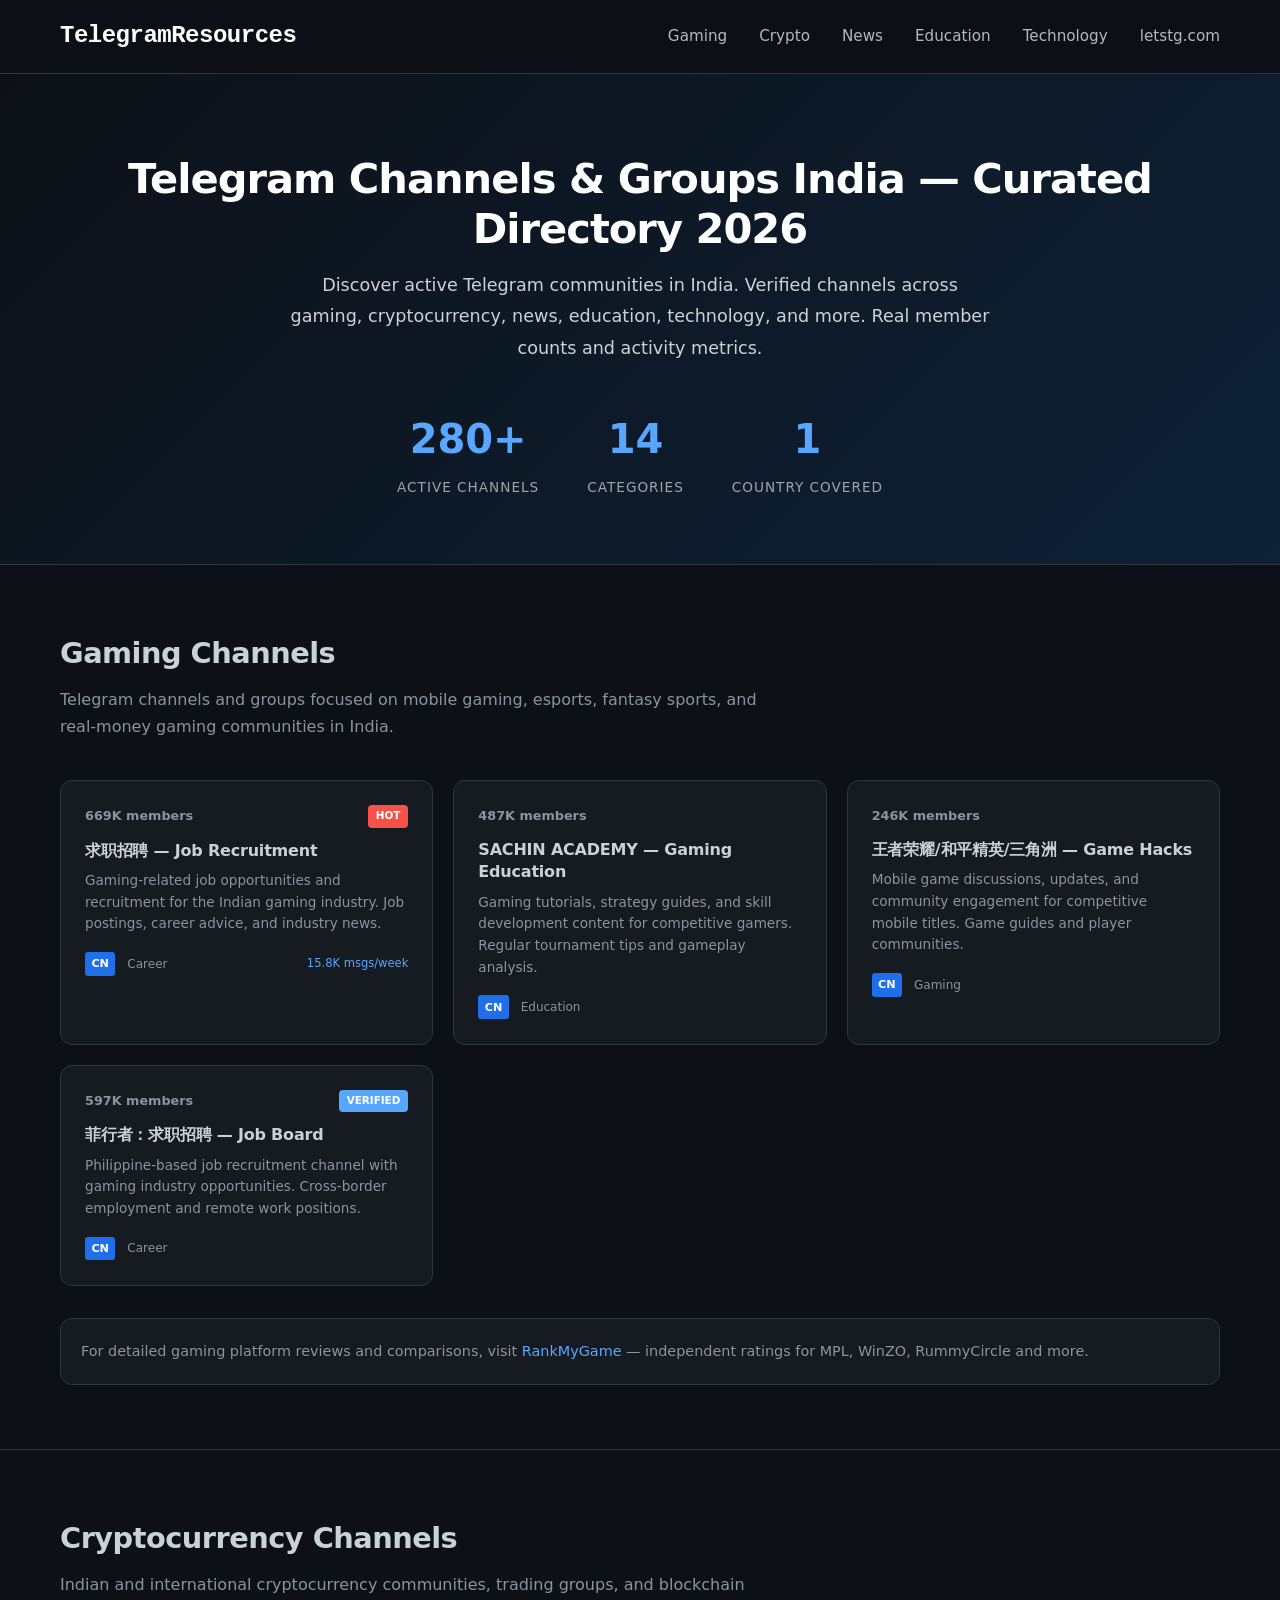
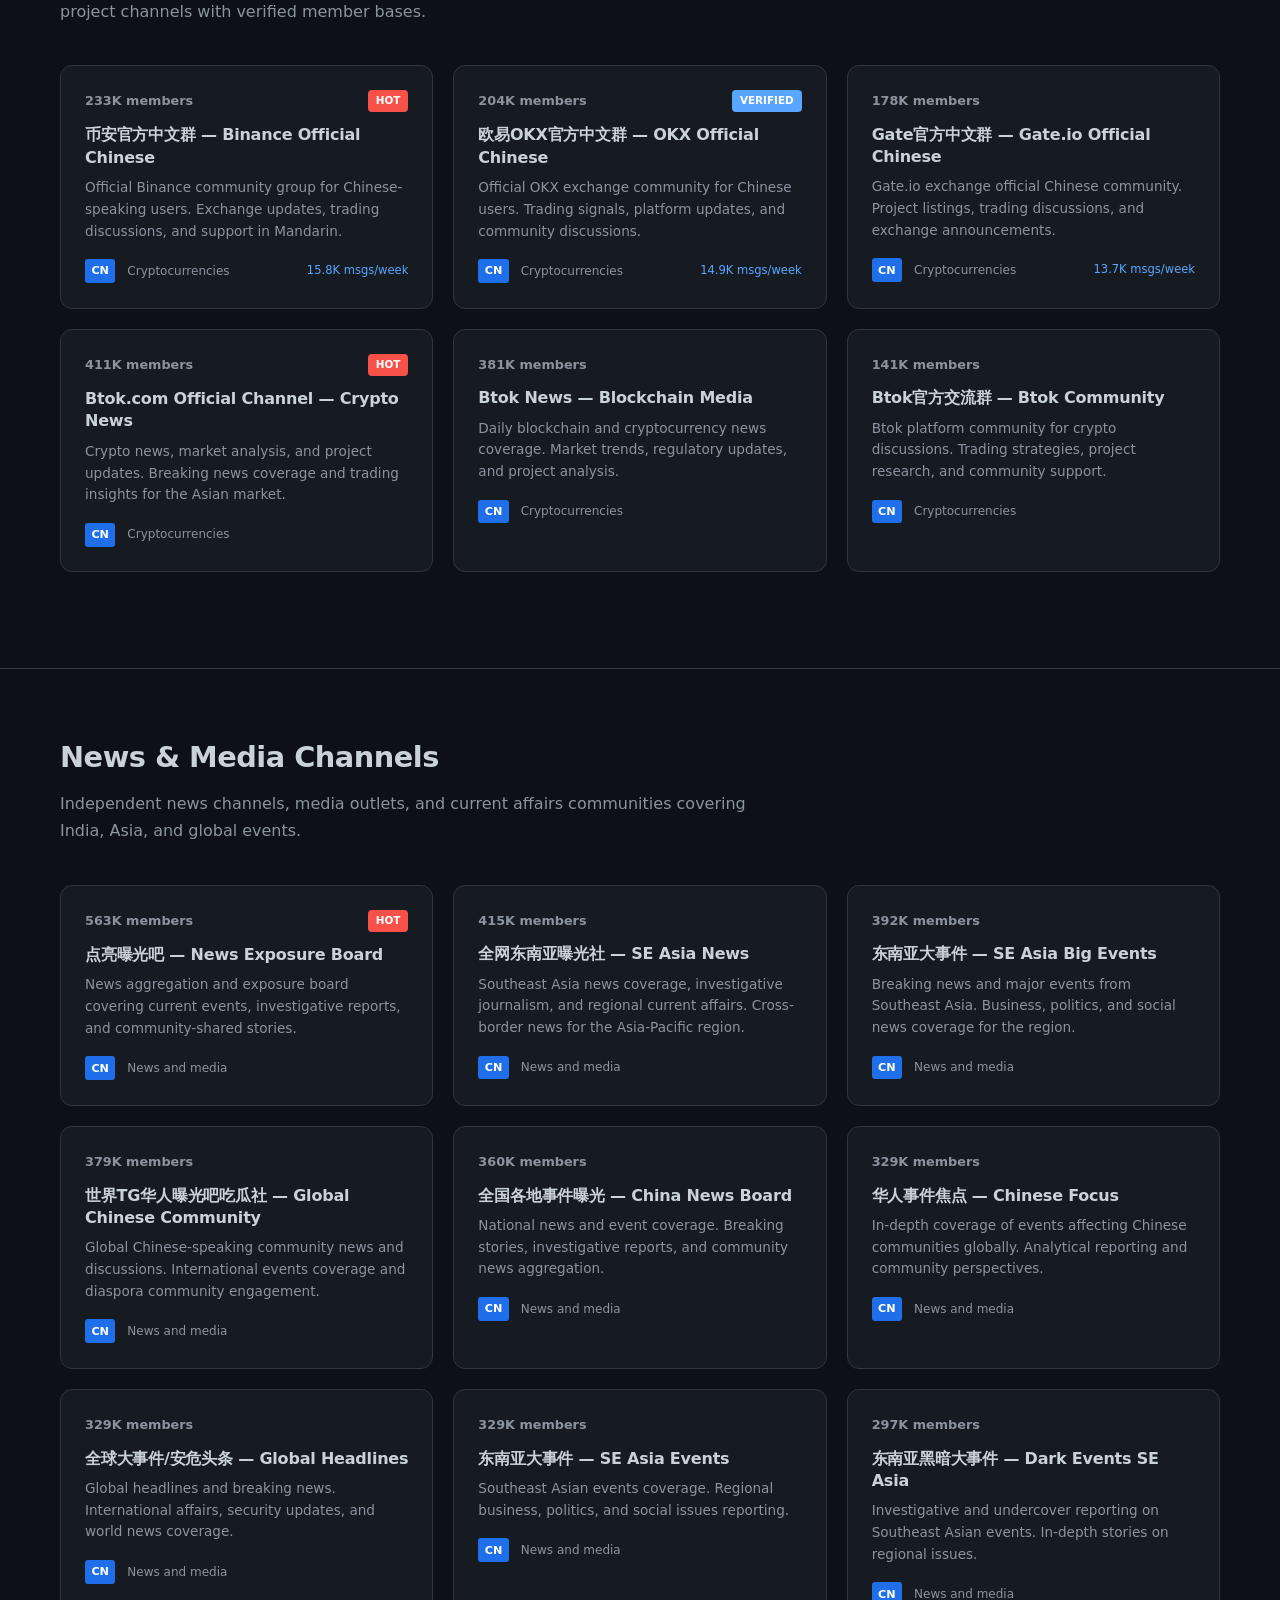
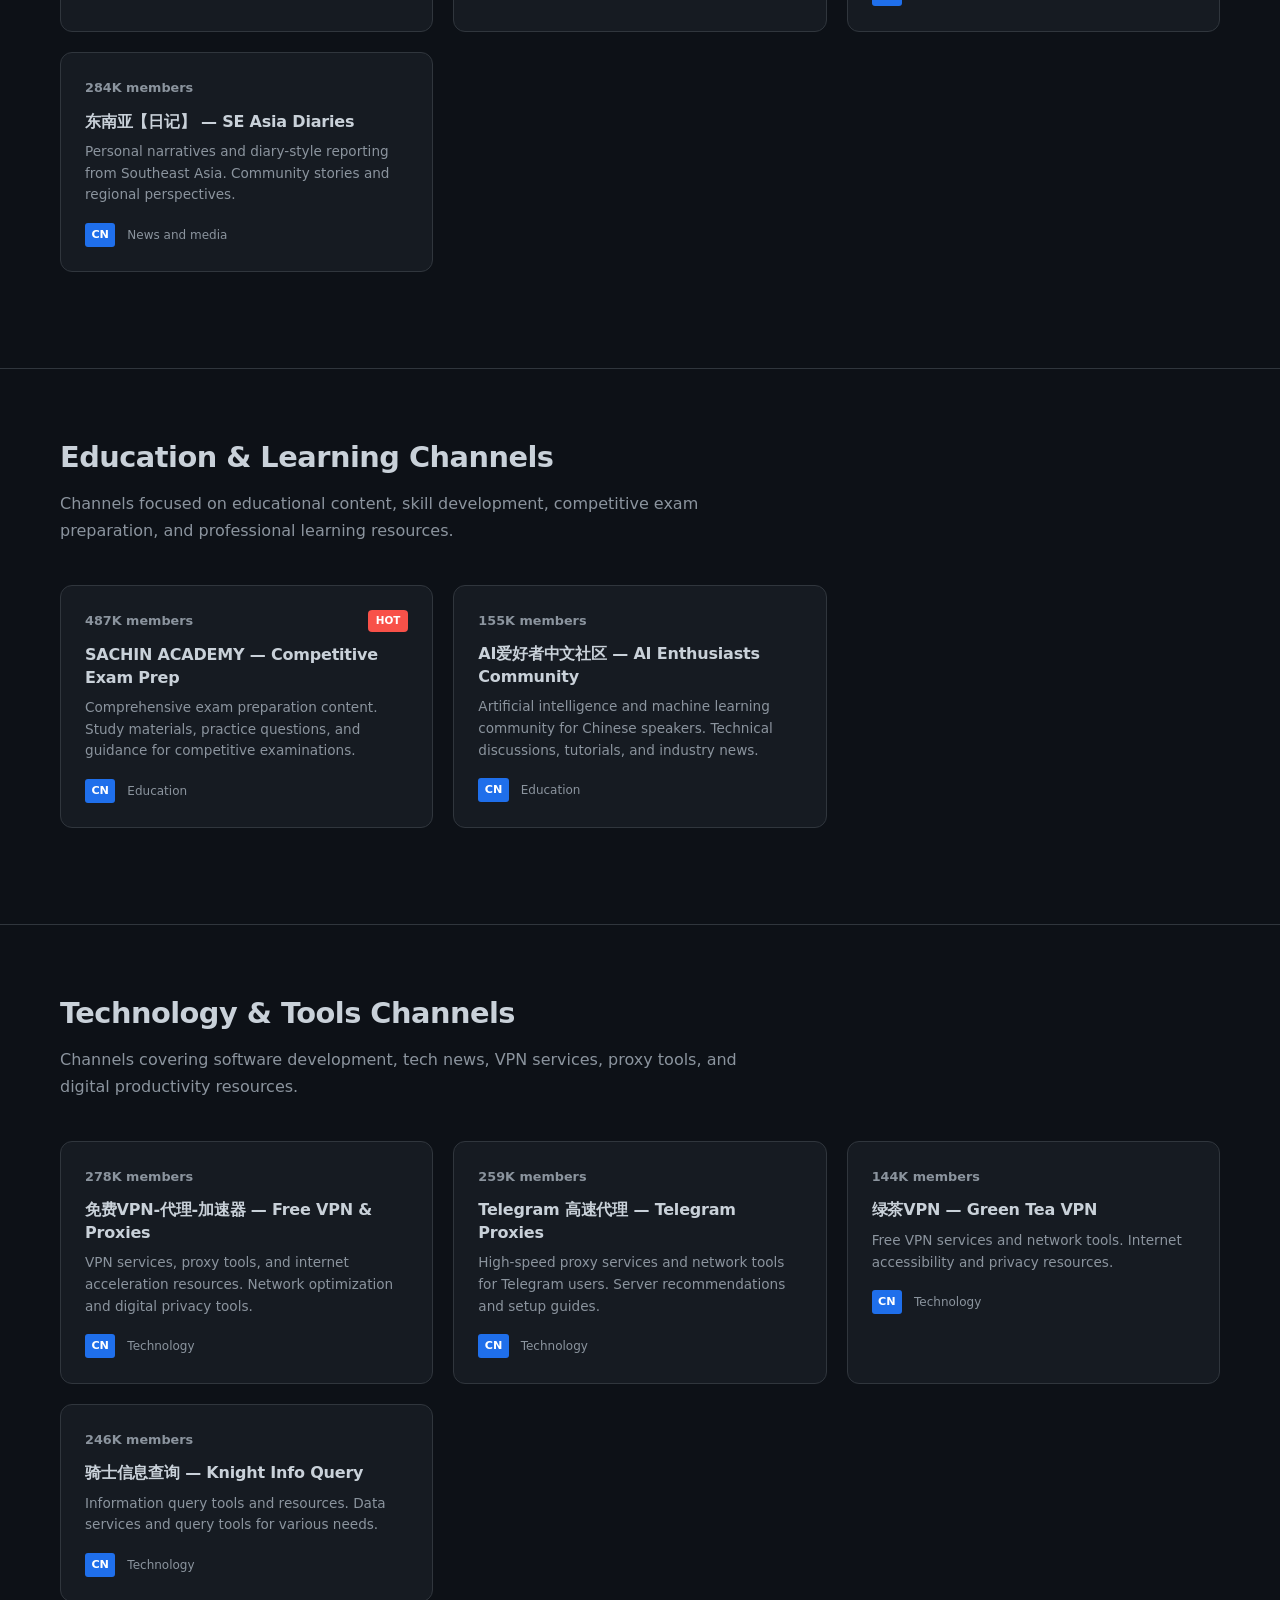
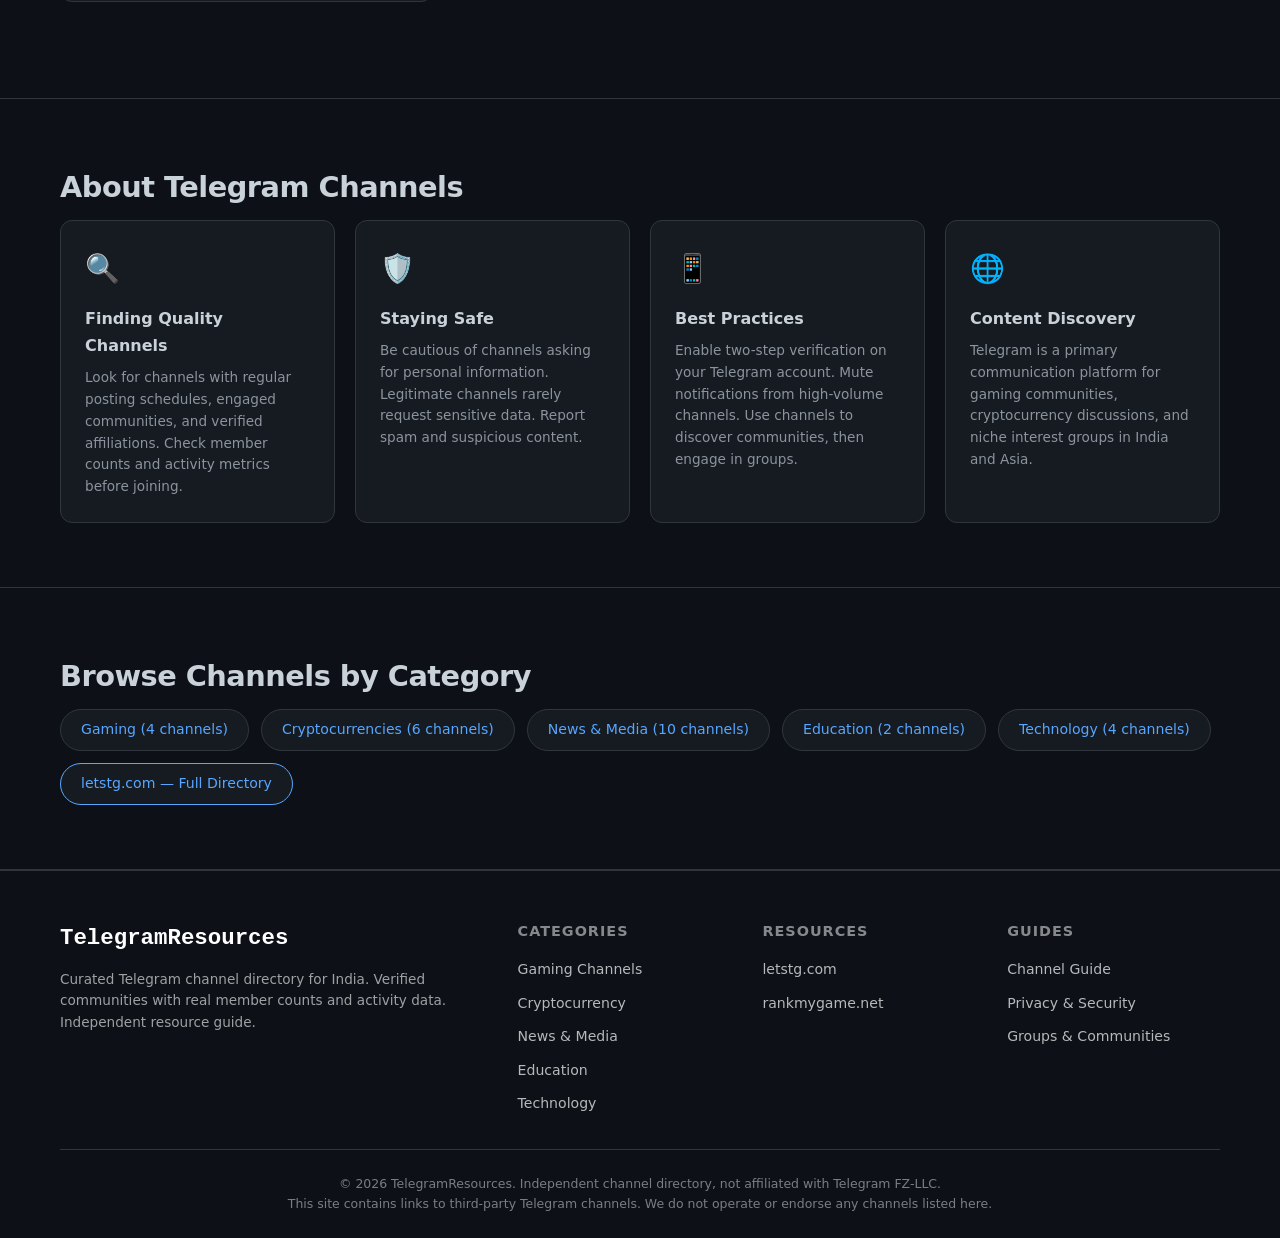
<file: index.html>
<!DOCTYPE html>
<html lang="en">
<head>
    <meta charset="UTF-8">
    <meta name="viewport" content="width=device-width, initial-scale=1.0">
    <title>Telegram Viral Channels India 2026 — Gaming, Crypto, News & Education Directory</title>
    <meta name="description" content="Discover the most active Telegram channels in India for 2026. Curated directory of gaming communities, cryptocurrency channels, news outlets, and educational groups with real member counts and activity data.">
    <link rel="canonical" href="https://rankmygame.pages.dev/">
    <meta property="og:title" content="Telegram Viral Channels India 2026 — Curated Directory">
    <meta property="og:description" content="Active Telegram channels for gaming, crypto, news, and education in India. Verified communities with real data.">
    <meta property="og:type" content="website">
    <link rel="stylesheet" href="styles.css">
</head>
<body>
    <header class="site-header">
        <div class="container">
            <nav class="main-nav">
                <a href="/" class="logo">TelegramResources</a>
                <ul class="nav-links">
                    <li><a href="#gaming">Gaming</a></li>
                    <li><a href="#crypto">Crypto</a></li>
                    <li><a href="#news">News</a></li>
                    <li><a href="#education">Education</a></li>
                    <li><a href="#technology">Technology</a></li>
                    <li><a href="https://letstg.com">letstg.com</a></li>
                </ul>
            </nav>
        </div>
    </header>

    <main>
        <section class="hero">
            <div class="container">
                <h1>Telegram Channels & Groups India — Curated Directory 2026</h1>
                <p class="hero-sub">Discover active Telegram communities in India. Verified channels across gaming, cryptocurrency, news, education, technology, and more. Real member counts and activity metrics.</p>
                <div class="hero-stats">
                    <div class="stat">
                        <span class="stat-number">280+</span>
                        <span class="stat-label">Active Channels</span>
                    </div>
                    <div class="stat">
                        <span class="stat-number">14</span>
                        <span class="stat-label">Categories</span>
                    </div>
                    <div class="stat">
                        <span class="stat-number">1</span>
                        <span class="stat-label">Country Covered</span>
                    </div>
                </div>
            </div>
        </section>

        <section id="gaming" class="section gaming-section">
            <div class="container">
                <h2 class="section-title">Gaming Channels</h2>
                <p class="section-desc">Telegram channels and groups focused on mobile gaming, esports, fantasy sports, and real-money gaming communities in India.</p>

                <div class="channel-grid">
                    <div class="channel-card">
                        <div class="ch-header">
                            <span class="ch-members">669K members</span>
                            <span class="ch-badge hot">Hot</span>
                        </div>
                        <h3>求职招聘 — Job Recruitment</h3>
                        <p class="ch-desc">Gaming-related job opportunities and recruitment for the Indian gaming industry. Job postings, career advice, and industry news.</p>
                        <div class="ch-meta">
                            <span class="ch-country">CN</span>
                            <span class="ch-cat">Career</span>
                            <span class="ch-activity">15.8K msgs/week</span>
                        </div>
                    </div>
                    <div class="channel-card">
                        <div class="ch-header">
                            <span class="ch-members">487K members</span>
                        </div>
                        <h3>SACHIN ACADEMY — Gaming Education</h3>
                        <p class="ch-desc">Gaming tutorials, strategy guides, and skill development content for competitive gamers. Regular tournament tips and gameplay analysis.</p>
                        <div class="ch-meta">
                            <span class="ch-country">CN</span>
                            <span class="ch-cat">Education</span>
                        </div>
                    </div>
                    <div class="channel-card">
                        <div class="ch-header">
                            <span class="ch-members">246K members</span>
                        </div>
                        <h3>王者荣耀/和平精英/三角洲 — Game Hacks</h3>
                        <p class="ch-desc">Mobile game discussions, updates, and community engagement for competitive mobile titles. Game guides and player communities.</p>
                        <div class="ch-meta">
                            <span class="ch-country">CN</span>
                            <span class="ch-cat">Gaming</span>
                        </div>
                    </div>
                    <div class="channel-card">
                        <div class="ch-header">
                            <span class="ch-members">597K members</span>
                            <span class="ch-badge verified">Verified</span>
                        </div>
                        <h3>菲行者：求职招聘 — Job Board</h3>
                        <p class="ch-desc">Philippine-based job recruitment channel with gaming industry opportunities. Cross-border employment and remote work positions.</p>
                        <div class="ch-meta">
                            <span class="ch-country">CN</span>
                            <span class="ch-cat">Career</span>
                        </div>
                    </div>
                </div>

                <div class="section-cta">
                    <p>For detailed gaming platform reviews and comparisons, visit <a href="https://rankmygame.net">RankMyGame</a> — independent ratings for MPL, WinZO, RummyCircle and more.</p>
                </div>
            </div>
        </section>

        <section id="crypto" class="section crypto-section">
            <div class="container">
                <h2 class="section-title">Cryptocurrency Channels</h2>
                <p class="section-desc">Indian and international cryptocurrency communities, trading groups, and blockchain project channels with verified member bases.</p>

                <div class="channel-grid">
                    <div class="channel-card">
                        <div class="ch-header">
                            <span class="ch-members">233K members</span>
                            <span class="ch-badge hot">Hot</span>
                        </div>
                        <h3>币安官方中文群 — Binance Official Chinese</h3>
                        <p class="ch-desc">Official Binance community group for Chinese-speaking users. Exchange updates, trading discussions, and support in Mandarin.</p>
                        <div class="ch-meta">
                            <span class="ch-country">CN</span>
                            <span class="ch-cat">Cryptocurrencies</span>
                            <span class="ch-activity">15.8K msgs/week</span>
                        </div>
                    </div>
                    <div class="channel-card">
                        <div class="ch-header">
                            <span class="ch-members">204K members</span>
                            <span class="ch-badge verified">Verified</span>
                        </div>
                        <h3>欧易OKX官方中文群 — OKX Official Chinese</h3>
                        <p class="ch-desc">Official OKX exchange community for Chinese users. Trading signals, platform updates, and community discussions.</p>
                        <div class="ch-meta">
                            <span class="ch-country">CN</span>
                            <span class="ch-cat">Cryptocurrencies</span>
                            <span class="ch-activity">14.9K msgs/week</span>
                        </div>
                    </div>
                    <div class="channel-card">
                        <div class="ch-header">
                            <span class="ch-members">178K members</span>
                        </div>
                        <h3>Gate官方中文群 — Gate.io Official Chinese</h3>
                        <p class="ch-desc">Gate.io exchange official Chinese community. Project listings, trading discussions, and exchange announcements.</p>
                        <div class="ch-meta">
                            <span class="ch-country">CN</span>
                            <span class="ch-cat">Cryptocurrencies</span>
                            <span class="ch-activity">13.7K msgs/week</span>
                        </div>
                    </div>
                    <div class="channel-card">
                        <div class="ch-header">
                            <span class="ch-members">411K members</span>
                            <span class="ch-badge hot">Hot</span>
                        </div>
                        <h3>Btok.com Official Channel — Crypto News</h3>
                        <p class="ch-desc">Crypto news, market analysis, and project updates. Breaking news coverage and trading insights for the Asian market.</p>
                        <div class="ch-meta">
                            <span class="ch-country">CN</span>
                            <span class="ch-cat">Cryptocurrencies</span>
                        </div>
                    </div>
                    <div class="channel-card">
                        <div class="ch-header">
                            <span class="ch-members">381K members</span>
                        </div>
                        <h3>Btok News — Blockchain Media</h3>
                        <p class="ch-desc">Daily blockchain and cryptocurrency news coverage. Market trends, regulatory updates, and project analysis.</p>
                        <div class="ch-meta">
                            <span class="ch-country">CN</span>
                            <span class="ch-cat">Cryptocurrencies</span>
                        </div>
                    </div>
                    <div class="channel-card">
                        <div class="ch-header">
                            <span class="ch-members">141K members</span>
                        </div>
                        <h3>Btok官方交流群 — Btok Community</h3>
                        <p class="ch-desc">Btok platform community for crypto discussions. Trading strategies, project research, and community support.</p>
                        <div class="ch-meta">
                            <span class="ch-country">CN</span>
                            <span class="ch-cat">Cryptocurrencies</span>
                        </div>
                    </div>
                </div>
            </div>
        </section>

        <section id="news" class="section news-section">
            <div class="container">
                <h2 class="section-title">News & Media Channels</h2>
                <p class="section-desc">Independent news channels, media outlets, and current affairs communities covering India, Asia, and global events.</p>

                <div class="channel-grid">
                    <div class="channel-card">
                        <div class="ch-header">
                            <span class="ch-members">563K members</span>
                            <span class="ch-badge hot">Hot</span>
                        </div>
                        <h3>点亮曝光吧 — News Exposure Board</h3>
                        <p class="ch-desc">News aggregation and exposure board covering current events, investigative reports, and community-shared stories.</p>
                        <div class="ch-meta">
                            <span class="ch-country">CN</span>
                            <span class="ch-cat">News and media</span>
                        </div>
                    </div>
                    <div class="channel-card">
                        <div class="ch-header">
                            <span class="ch-members">415K members</span>
                        </div>
                        <h3>全网东南亚曝光社 — SE Asia News</h3>
                        <p class="ch-desc">Southeast Asia news coverage, investigative journalism, and regional current affairs. Cross-border news for the Asia-Pacific region.</p>
                        <div class="ch-meta">
                            <span class="ch-country">CN</span>
                            <span class="ch-cat">News and media</span>
                        </div>
                    </div>
                    <div class="channel-card">
                        <div class="ch-header">
                            <span class="ch-members">392K members</span>
                        </div>
                        <h3>东南亚大事件 — SE Asia Big Events</h3>
                        <p class="ch-desc">Breaking news and major events from Southeast Asia. Business, politics, and social news coverage for the region.</p>
                        <div class="ch-meta">
                            <span class="ch-country">CN</span>
                            <span class="ch-cat">News and media</span>
                        </div>
                    </div>
                    <div class="channel-card">
                        <div class="ch-header">
                            <span class="ch-members">379K members</span>
                        </div>
                        <h3>世界TG华人曝光吧吃瓜社 — Global Chinese Community</h3>
                        <p class="ch-desc">Global Chinese-speaking community news and discussions. International events coverage and diaspora community engagement.</p>
                        <div class="ch-meta">
                            <span class="ch-country">CN</span>
                            <span class="ch-cat">News and media</span>
                        </div>
                    </div>
                    <div class="channel-card">
                        <div class="ch-header">
                            <span class="ch-members">360K members</span>
                        </div>
                        <h3>全国各地事件曝光 — China News Board</h3>
                        <p class="ch-desc">National news and event coverage. Breaking stories, investigative reports, and community news aggregation.</p>
                        <div class="ch-meta">
                            <span class="ch-country">CN</span>
                            <span class="ch-cat">News and media</span>
                        </div>
                    </div>
                    <div class="channel-card">
                        <div class="ch-header">
                            <span class="ch-members">329K members</span>
                        </div>
                        <h3>华人事件焦点 — Chinese Focus</h3>
                        <p class="ch-desc">In-depth coverage of events affecting Chinese communities globally. Analytical reporting and community perspectives.</p>
                        <div class="ch-meta">
                            <span class="ch-country">CN</span>
                            <span class="ch-cat">News and media</span>
                        </div>
                    </div>
                    <div class="channel-card">
                        <div class="ch-header">
                            <span class="ch-members">329K members</span>
                        </div>
                        <h3>全球大事件/安危头条 — Global Headlines</h3>
                        <p class="ch-desc">Global headlines and breaking news. International affairs, security updates, and world news coverage.</p>
                        <div class="ch-meta">
                            <span class="ch-country">CN</span>
                            <span class="ch-cat">News and media</span>
                        </div>
                    </div>
                    <div class="channel-card">
                        <div class="ch-header">
                            <span class="ch-members">329K members</span>
                        </div>
                        <h3>东南亚大事件 — SE Asia Events</h3>
                        <p class="ch-desc">Southeast Asian events coverage. Regional business, politics, and social issues reporting.</p>
                        <div class="ch-meta">
                            <span class="ch-country">CN</span>
                            <span class="ch-cat">News and media</span>
                        </div>
                    </div>
                    <div class="channel-card">
                        <div class="ch-header">
                            <span class="ch-members">297K members</span>
                        </div>
                        <h3>东南亚黑暗大事件 — Dark Events SE Asia</h3>
                        <p class="ch-desc">Investigative and undercover reporting on Southeast Asian events. In-depth stories on regional issues.</p>
                        <div class="ch-meta">
                            <span class="ch-country">CN</span>
                            <span class="ch-cat">News and media</span>
                        </div>
                    </div>
                    <div class="channel-card">
                        <div class="ch-header">
                            <span class="ch-members">284K members</span>
                        </div>
                        <h3>东南亚【日记】 — SE Asia Diaries</h3>
                        <p class="ch-desc">Personal narratives and diary-style reporting from Southeast Asia. Community stories and regional perspectives.</p>
                        <div class="ch-meta">
                            <span class="ch-country">CN</span>
                            <span class="ch-cat">News and media</span>
                        </div>
                    </div>
                </div>
            </div>
        </section>

        <section id="education" class="section education-section">
            <div class="container">
                <h2 class="section-title">Education & Learning Channels</h2>
                <p class="section-desc">Channels focused on educational content, skill development, competitive exam preparation, and professional learning resources.</p>

                <div class="channel-grid">
                    <div class="channel-card">
                        <div class="ch-header">
                            <span class="ch-members">487K members</span>
                            <span class="ch-badge hot">Hot</span>
                        </div>
                        <h3>SACHIN ACADEMY — Competitive Exam Prep</h3>
                        <p class="ch-desc">Comprehensive exam preparation content. Study materials, practice questions, and guidance for competitive examinations.</p>
                        <div class="ch-meta">
                            <span class="ch-country">CN</span>
                            <span class="ch-cat">Education</span>
                        </div>
                    </div>
                    <div class="channel-card">
                        <div class="ch-header">
                            <span class="ch-members">155K members</span>
                        </div>
                        <h3>AI爱好者中文社区 — AI Enthusiasts Community</h3>
                        <p class="ch-desc">Artificial intelligence and machine learning community for Chinese speakers. Technical discussions, tutorials, and industry news.</p>
                        <div class="ch-meta">
                            <span class="ch-country">CN</span>
                            <span class="ch-cat">Education</span>
                        </div>
                    </div>
                </div>
            </div>
        </section>

        <section id="technology" class="section tech-section">
            <div class="container">
                <h2 class="section-title">Technology & Tools Channels</h2>
                <p class="section-desc">Channels covering software development, tech news, VPN services, proxy tools, and digital productivity resources.</p>

                <div class="channel-grid">
                    <div class="channel-card">
                        <div class="ch-header">
                            <span class="ch-members">278K members</span>
                        </div>
                        <h3>免费VPN-代理-加速器 — Free VPN & Proxies</h3>
                        <p class="ch-desc">VPN services, proxy tools, and internet acceleration resources. Network optimization and digital privacy tools.</p>
                        <div class="ch-meta">
                            <span class="ch-country">CN</span>
                            <span class="ch-cat">Technology</span>
                        </div>
                    </div>
                    <div class="channel-card">
                        <div class="ch-header">
                            <span class="ch-members">259K members</span>
                        </div>
                        <h3>Telegram 高速代理 — Telegram Proxies</h3>
                        <p class="ch-desc">High-speed proxy services and network tools for Telegram users. Server recommendations and setup guides.</p>
                        <div class="ch-meta">
                            <span class="ch-country">CN</span>
                            <span class="ch-cat">Technology</span>
                        </div>
                    </div>
                    <div class="channel-card">
                        <div class="ch-header">
                            <span class="ch-members">144K members</span>
                        </div>
                        <h3>绿茶VPN — Green Tea VPN</h3>
                        <p class="ch-desc">Free VPN services and network tools. Internet accessibility and privacy resources.</p>
                        <div class="ch-meta">
                            <span class="ch-country">CN</span>
                            <span class="ch-cat">Technology</span>
                        </div>
                    </div>
                    <div class="channel-card">
                        <div class="ch-header">
                            <span class="ch-members">246K members</span>
                        </div>
                        <h3>骑士信息查询 — Knight Info Query</h3>
                        <p class="ch-desc">Information query tools and resources. Data services and query tools for various needs.</p>
                        <div class="ch-meta">
                            <span class="ch-country">CN</span>
                            <span class="ch-cat">Technology</span>
                        </div>
                    </div>
                </div>
            </div>
        </section>

        <section class="section telegram-tips">
            <div class="container">
                <h2 class="section-title">About Telegram Channels</h2>
                <div class="tips-grid">
                    <div class="tip-card">
                        <div class="tip-icon">🔍</div>
                        <h3>Finding Quality Channels</h3>
                        <p>Look for channels with regular posting schedules, engaged communities, and verified affiliations. Check member counts and activity metrics before joining.</p>
                    </div>
                    <div class="tip-card">
                        <div class="tip-icon">🛡️</div>
                        <h3>Staying Safe</h3>
                        <p>Be cautious of channels asking for personal information. Legitimate channels rarely request sensitive data. Report spam and suspicious content.</p>
                    </div>
                    <div class="tip-card">
                        <div class="tip-icon">📱</div>
                        <h3>Best Practices</h3>
                        <p>Enable two-step verification on your Telegram account. Mute notifications from high-volume channels. Use channels to discover communities, then engage in groups.</p>
                    </div>
                    <div class="tip-card">
                        <div class="tip-icon">🌐</div>
                        <h3>Content Discovery</h3>
                        <p>Telegram is a primary communication platform for gaming communities, cryptocurrency discussions, and niche interest groups in India and Asia.</p>
                    </div>
                </div>
            </div>
        </section>

        <section class="section directory-section">
            <div class="container">
                <h2 class="section-title">Browse Channels by Category</h2>
                <div class="category-list">
                    <a href="#gaming" class="cat-pill">Gaming (4 channels)</a>
                    <a href="#crypto" class="cat-pill">Cryptocurrencies (6 channels)</a>
                    <a href="#news" class="cat-pill">News & Media (10 channels)</a>
                    <a href="#education" class="cat-pill">Education (2 channels)</a>
                    <a href="#technology" class="cat-pill">Technology (4 channels)</a>
                    <a href="https://letstg.com" class="cat-pill cat-external">letstg.com — Full Directory</a>
                </div>
            </div>
        </section>
    </main>

    <footer class="site-footer">
        <div class="container">
            <div class="footer-content">
                <div class="footer-brand">
                    <a href="/" class="footer-logo">TelegramResources</a>
                    <p>Curated Telegram channel directory for India. Verified communities with real member counts and activity data. Independent resource guide.</p>
                </div>
                <div class="footer-links">
                    <h4>Categories</h4>
                    <ul>
                        <li><a href="#gaming">Gaming Channels</a></li>
                        <li><a href="#crypto">Cryptocurrency</a></li>
                        <li><a href="#news">News & Media</a></li>
                        <li><a href="#education">Education</a></li>
                        <li><a href="#technology">Technology</a></li>
                    </ul>
                </div>
                <div class="footer-links">
                    <h4>Resources</h4>
                    <ul>
                        <li><a href="https://letstg.com">letstg.com</a></li>
                        <li><a href="https://rankmygame.net">rankmygame.net</a></li>
                    </ul>
                </div>
                <div class="footer-links">
                    <h4>Guides</h4>
                    <ul>
                        <li><a href="guides/telegram-channel-guide-2026.html">Channel Guide</a></li>
                        <li><a href="guides/telegram-privacy-security-2026.html">Privacy & Security</a></li>
                        <li><a href="guides/telegram-groups-communities-2026.html">Groups & Communities</a></li>
                    </ul>
                </div>
            </div>
            <div class="footer-bottom">
                <p>© 2026 TelegramResources. Independent channel directory, not affiliated with Telegram FZ-LLC.</p>
                <p>This site contains links to third-party Telegram channels. We do not operate or endorse any channels listed here.</p>
            </div>
        </div>
    </footer>
</body>
</html>
</file>
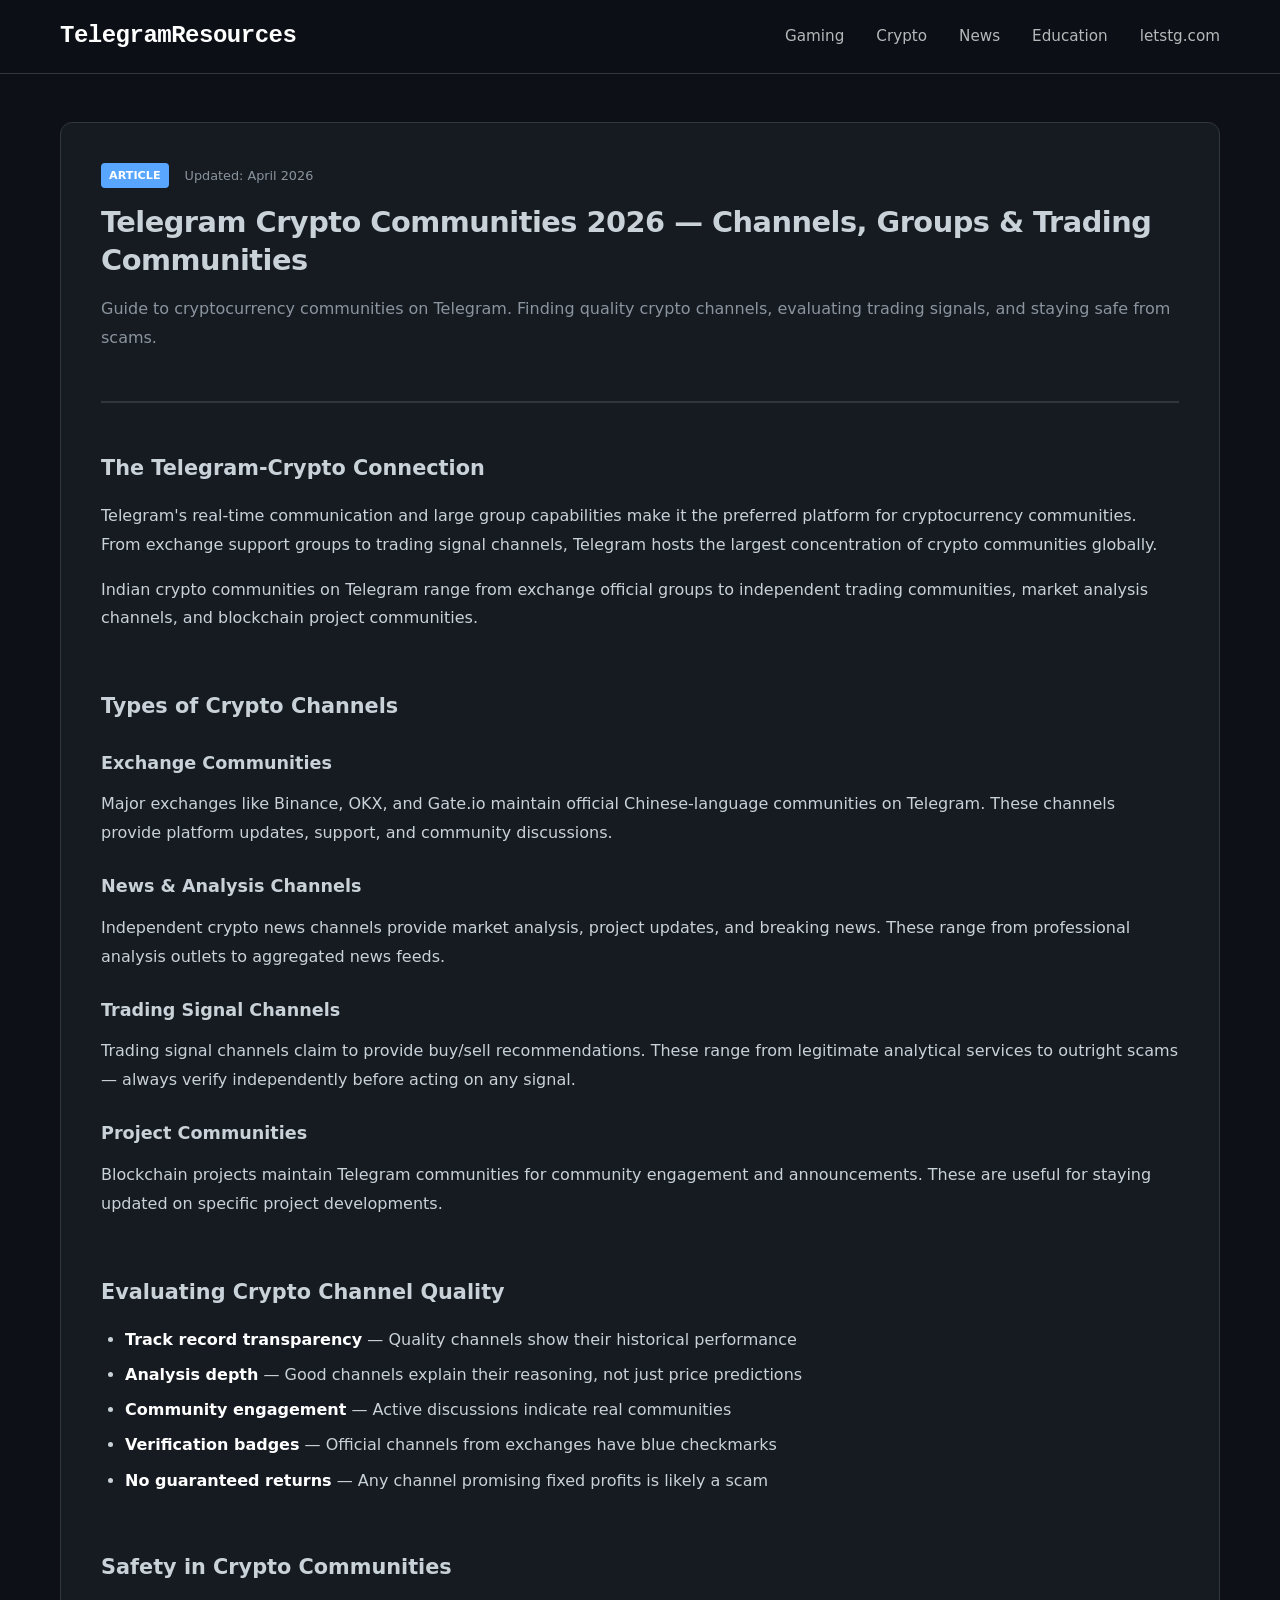
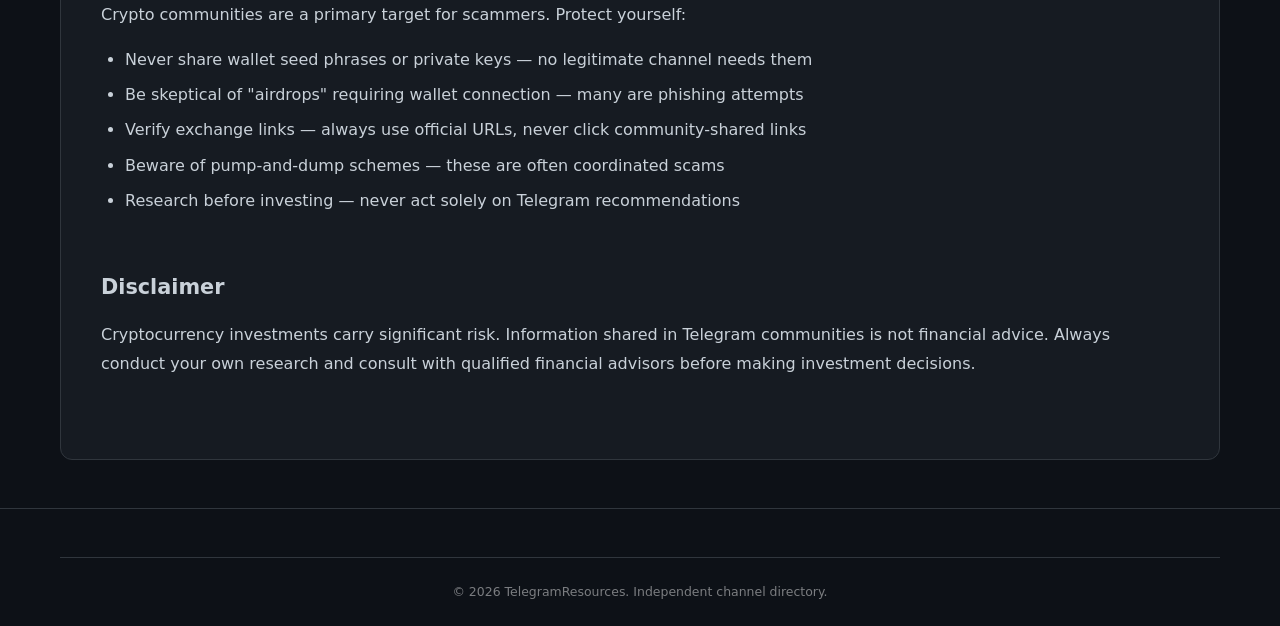
<file: articles/telegram-crypto-communities-2026.html>
<!DOCTYPE html>
<html lang="en">
<head>
    <meta charset="UTF-8">
    <meta name="viewport" content="width=device-width, initial-scale=1.0">
    <title>Telegram Crypto Communities 2026 — Channels, Groups & Trading Communities</title>
    <meta name="description" content="Telegram crypto communities 2026. Cryptocurrency channels, trading groups, and blockchain communities on Telegram. How to find and evaluate crypto channels safely.">
    <link rel="canonical" href="https://rankmygame.pages.dev/articles/telegram-crypto-communities-2026.html">
    <link rel="stylesheet" href="../styles.css">
</head>
<body>
    <header class="site-header">
        <div class="container">
            <nav class="main-nav">
                <a href="../" class="logo">TelegramResources</a>
                <ul class="nav-links">
                    <li><a href="../#gaming">Gaming</a></li>
                    <li><a href="../#crypto">Crypto</a></li>
                    <li><a href="../#news">News</a></li>
                    <li><a href="../#education">Education</a></li>
                    <li><a href="https://letstg.com">letstg.com</a></li>
                </ul>
            </nav>
        </div>
    </header>

    <main class="article-main">
        <div class="container">
            <div class="review-article">
                <header class="article-header">
                    <div class="article-meta-top">
                        <span class="ch-badge" style="background:var(--accent);color:#fff;font-size:.7rem;font-weight:700;padding:.2rem .5rem;border-radius:4px">ARTICLE</span>
                        <span style="font-size:.8rem;color:var(--text-light)">Updated: April 2026</span>
                    </div>
                    <h1>Telegram Crypto Communities 2026 — Channels, Groups & Trading Communities</h1>
                    <p class="article-intro">Guide to cryptocurrency communities on Telegram. Finding quality crypto channels, evaluating trading signals, and staying safe from scams.</p>
                </header>

                <section>
                    <h2>The Telegram-Crypto Connection</h2>
                    <p>Telegram's real-time communication and large group capabilities make it the preferred platform for cryptocurrency communities. From exchange support groups to trading signal channels, Telegram hosts the largest concentration of crypto communities globally.</p>
                    <p>Indian crypto communities on Telegram range from exchange official groups to independent trading communities, market analysis channels, and blockchain project communities.</p>
                </section>

                <section>
                    <h2>Types of Crypto Channels</h2>

                    <h3>Exchange Communities</h3>
                    <p>Major exchanges like Binance, OKX, and Gate.io maintain official Chinese-language communities on Telegram. These channels provide platform updates, support, and community discussions.</p>

                    <h3>News & Analysis Channels</h3>
                    <p>Independent crypto news channels provide market analysis, project updates, and breaking news. These range from professional analysis outlets to aggregated news feeds.</p>

                    <h3>Trading Signal Channels</h3>
                    <p>Trading signal channels claim to provide buy/sell recommendations. These range from legitimate analytical services to outright scams — always verify independently before acting on any signal.</p>

                    <h3>Project Communities</h3>
                    <p>Blockchain projects maintain Telegram communities for community engagement and announcements. These are useful for staying updated on specific project developments.</p>
                </section>

                <section>
                    <h2>Evaluating Crypto Channel Quality</h2>
                    <ul>
                        <li><strong>Track record transparency</strong> — Quality channels show their historical performance</li>
                        <li><strong>Analysis depth</strong> — Good channels explain their reasoning, not just price predictions</li>
                        <li><strong>Community engagement</strong> — Active discussions indicate real communities</li>
                        <li><strong>Verification badges</strong> — Official channels from exchanges have blue checkmarks</li>
                        <li><strong>No guaranteed returns</strong> — Any channel promising fixed profits is likely a scam</li>
                    </ul>
                </section>

                <section>
                    <h2>Safety in Crypto Communities</h2>
                    <p>Crypto communities are a primary target for scammers. Protect yourself:</p>
                    <ul>
                        <li>Never share wallet seed phrases or private keys — no legitimate channel needs them</li>
                        <li>Be skeptical of "airdrops" requiring wallet connection — many are phishing attempts</li>
                        <li>Verify exchange links — always use official URLs, never click community-shared links</li>
                        <li>Beware of pump-and-dump schemes — these are often coordinated scams</li>
                        <li>Research before investing — never act solely on Telegram recommendations</li>
                    </ul>
                </section>

                <section>
                    <h2>Disclaimer</h2>
                    <p>Cryptocurrency investments carry significant risk. Information shared in Telegram communities is not financial advice. Always conduct your own research and consult with qualified financial advisors before making investment decisions.</p>
                </section>
            </div>
        </div>
    </main>

    <footer class="site-footer">
        <div class="container">
            <div class="footer-bottom">
                <p>© 2026 TelegramResources. Independent channel directory.</p>
            </div>
        </div>
    </footer>
</body>
</html>
</file>
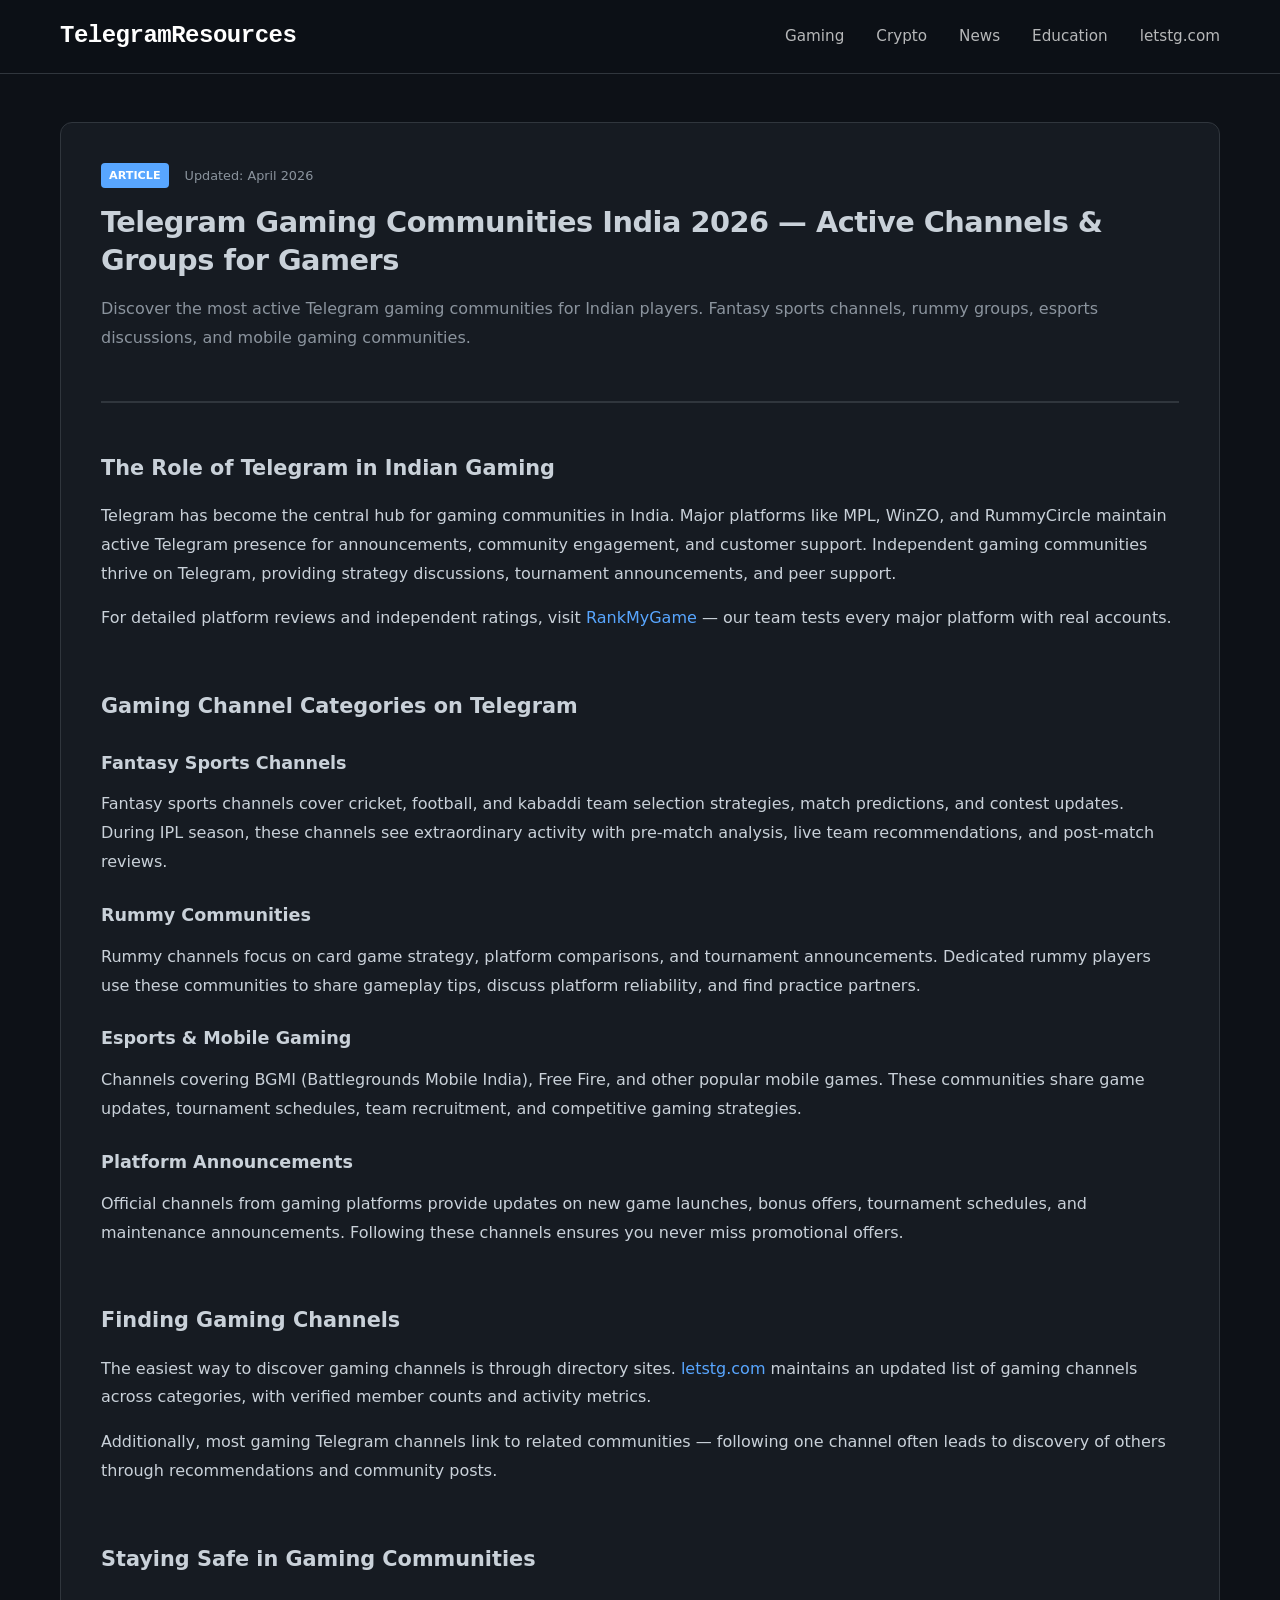
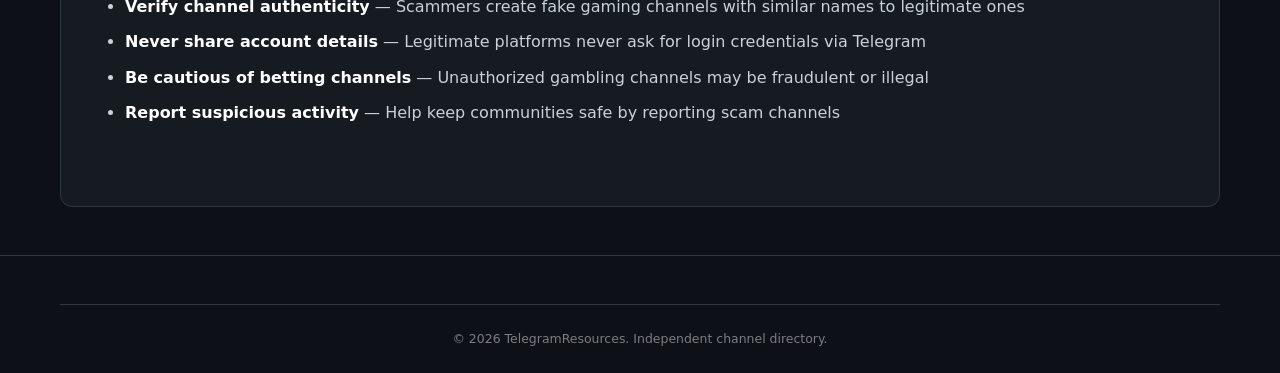
<file: articles/telegram-gaming-communities-india-2026.html>
<!DOCTYPE html>
<html lang="en">
<head>
    <meta charset="UTF-8">
    <meta name="viewport" content="width=device-width, initial-scale=1.0">
    <title>Telegram Gaming Communities India 2026 — Active Channels & Groups for Gamers</title>
    <meta name="description" content="Telegram gaming communities in India 2026. Active channels for fantasy sports, rummy, esports, and mobile gaming. Discover gaming groups and communities on Telegram.">
    <link rel="canonical" href="https://rankmygame.pages.dev/articles/telegram-gaming-communities-india-2026.html">
    <link rel="stylesheet" href="../styles.css">
</head>
<body>
    <header class="site-header">
        <div class="container">
            <nav class="main-nav">
                <a href="../" class="logo">TelegramResources</a>
                <ul class="nav-links">
                    <li><a href="../#gaming">Gaming</a></li>
                    <li><a href="../#crypto">Crypto</a></li>
                    <li><a href="../#news">News</a></li>
                    <li><a href="../#education">Education</a></li>
                    <li><a href="https://letstg.com">letstg.com</a></li>
                </ul>
            </nav>
        </div>
    </header>

    <main class="article-main">
        <div class="container">
            <div class="review-article">
                <header class="article-header">
                    <div class="article-meta-top">
                        <span class="ch-badge" style="background:var(--accent);color:#fff;font-size:.7rem;font-weight:700;padding:.2rem .5rem;border-radius:4px">ARTICLE</span>
                        <span style="font-size:.8rem;color:var(--text-light)">Updated: April 2026</span>
                    </div>
                    <h1>Telegram Gaming Communities India 2026 — Active Channels & Groups for Gamers</h1>
                    <p class="article-intro">Discover the most active Telegram gaming communities for Indian players. Fantasy sports channels, rummy groups, esports discussions, and mobile gaming communities.</p>
                </header>

                <section>
                    <h2>The Role of Telegram in Indian Gaming</h2>
                    <p>Telegram has become the central hub for gaming communities in India. Major platforms like MPL, WinZO, and RummyCircle maintain active Telegram presence for announcements, community engagement, and customer support. Independent gaming communities thrive on Telegram, providing strategy discussions, tournament announcements, and peer support.</p>
                    <p>For detailed platform reviews and independent ratings, visit <a href="https://rankmygame.net">RankMyGame</a> — our team tests every major platform with real accounts.</p>
                </section>

                <section>
                    <h2>Gaming Channel Categories on Telegram</h2>

                    <h3>Fantasy Sports Channels</h3>
                    <p>Fantasy sports channels cover cricket, football, and kabaddi team selection strategies, match predictions, and contest updates. During IPL season, these channels see extraordinary activity with pre-match analysis, live team recommendations, and post-match reviews.</p>

                    <h3>Rummy Communities</h3>
                    <p>Rummy channels focus on card game strategy, platform comparisons, and tournament announcements. Dedicated rummy players use these communities to share gameplay tips, discuss platform reliability, and find practice partners.</p>

                    <h3>Esports & Mobile Gaming</h3>
                    <p>Channels covering BGMI (Battlegrounds Mobile India), Free Fire, and other popular mobile games. These communities share game updates, tournament schedules, team recruitment, and competitive gaming strategies.</p>

                    <h3>Platform Announcements</h3>
                    <p>Official channels from gaming platforms provide updates on new game launches, bonus offers, tournament schedules, and maintenance announcements. Following these channels ensures you never miss promotional offers.</p>
                </section>

                <section>
                    <h2>Finding Gaming Channels</h2>
                    <p>The easiest way to discover gaming channels is through directory sites. <a href="https://letstg.com">letstg.com</a> maintains an updated list of gaming channels across categories, with verified member counts and activity metrics.</p>
                    <p>Additionally, most gaming Telegram channels link to related communities — following one channel often leads to discovery of others through recommendations and community posts.</p>
                </section>

                <section>
                    <h2>Staying Safe in Gaming Communities</h2>
                    <ul>
                        <li><strong>Verify channel authenticity</strong> — Scammers create fake gaming channels with similar names to legitimate ones</li>
                        <li><strong>Never share account details</strong> — Legitimate platforms never ask for login credentials via Telegram</li>
                        <li><strong>Be cautious of betting channels</strong> — Unauthorized gambling channels may be fraudulent or illegal</li>
                        <li><strong>Report suspicious activity</strong> — Help keep communities safe by reporting scam channels</li>
                    </ul>
                </section>
            </div>
        </div>
    </main>

    <footer class="site-footer">
        <div class="container">
            <div class="footer-bottom">
                <p>© 2026 TelegramResources. Independent channel directory.</p>
            </div>
        </div>
    </footer>
</body>
</html>
</file>
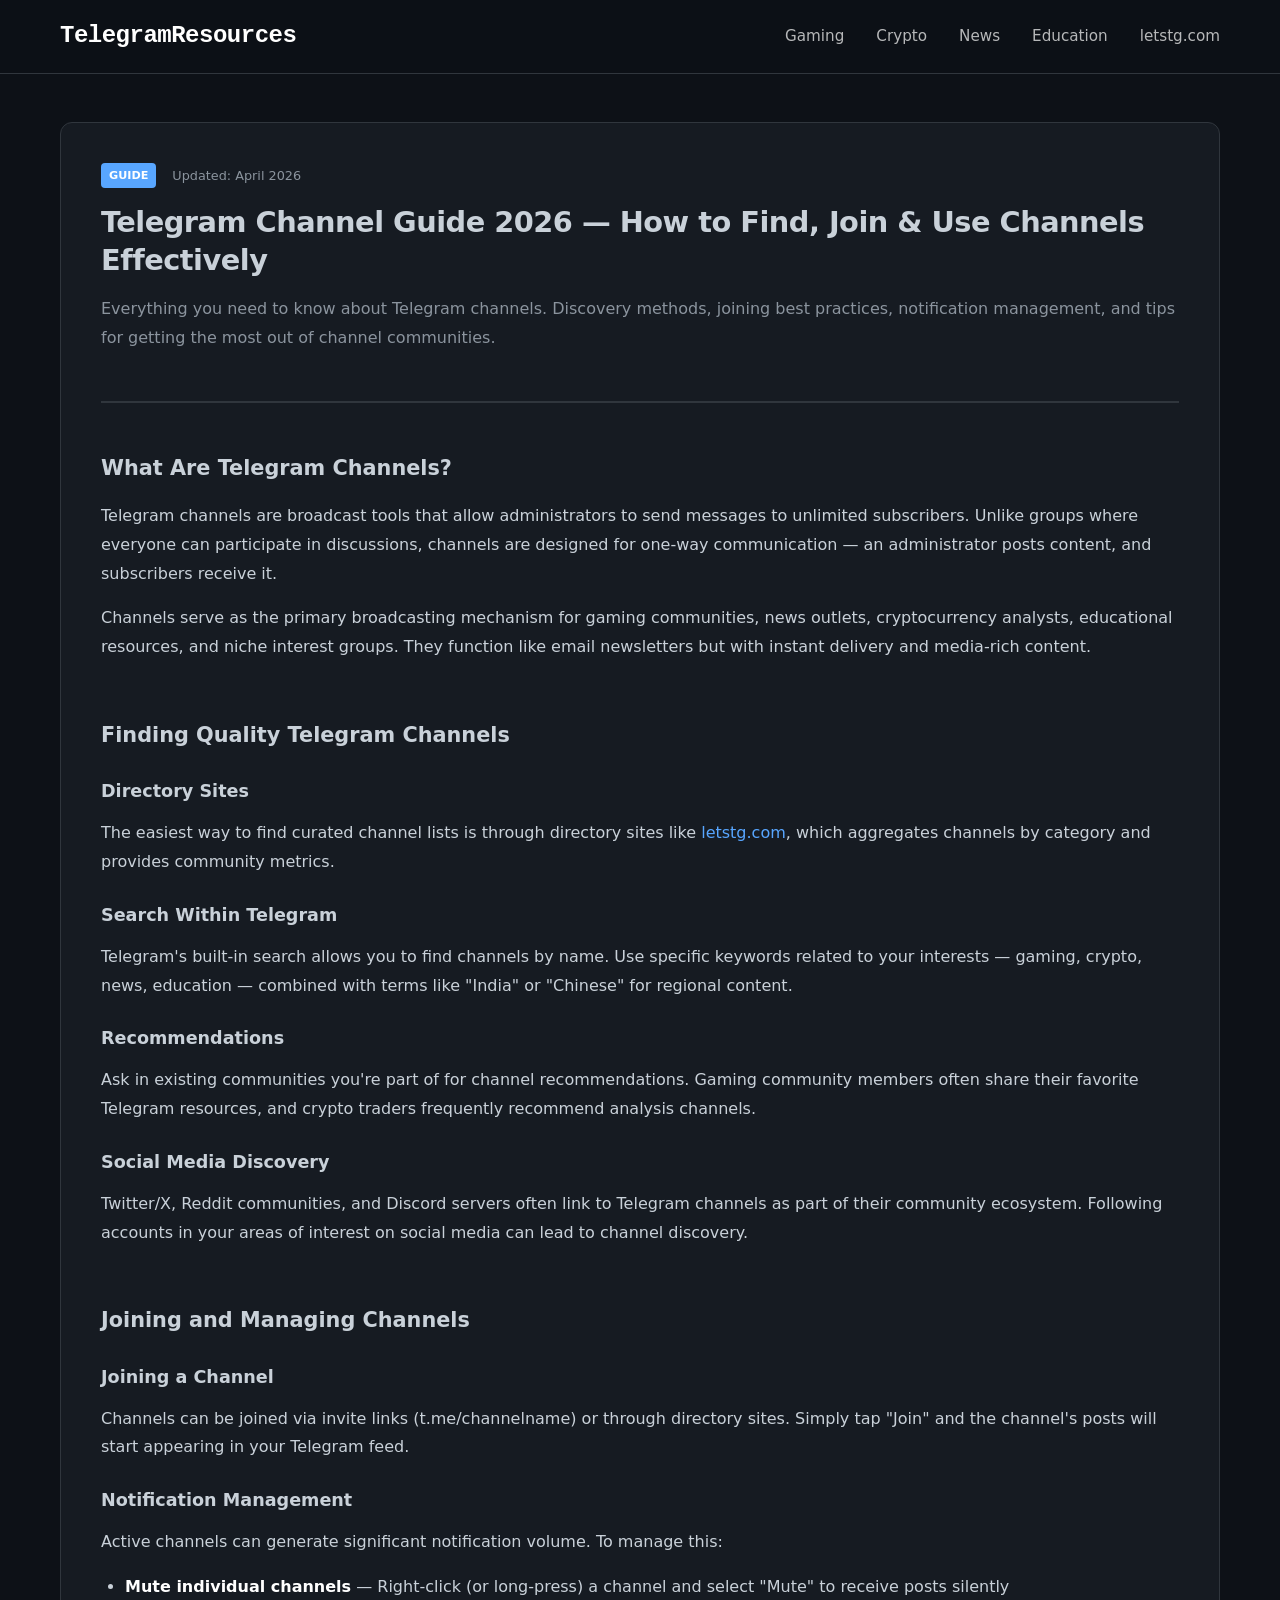
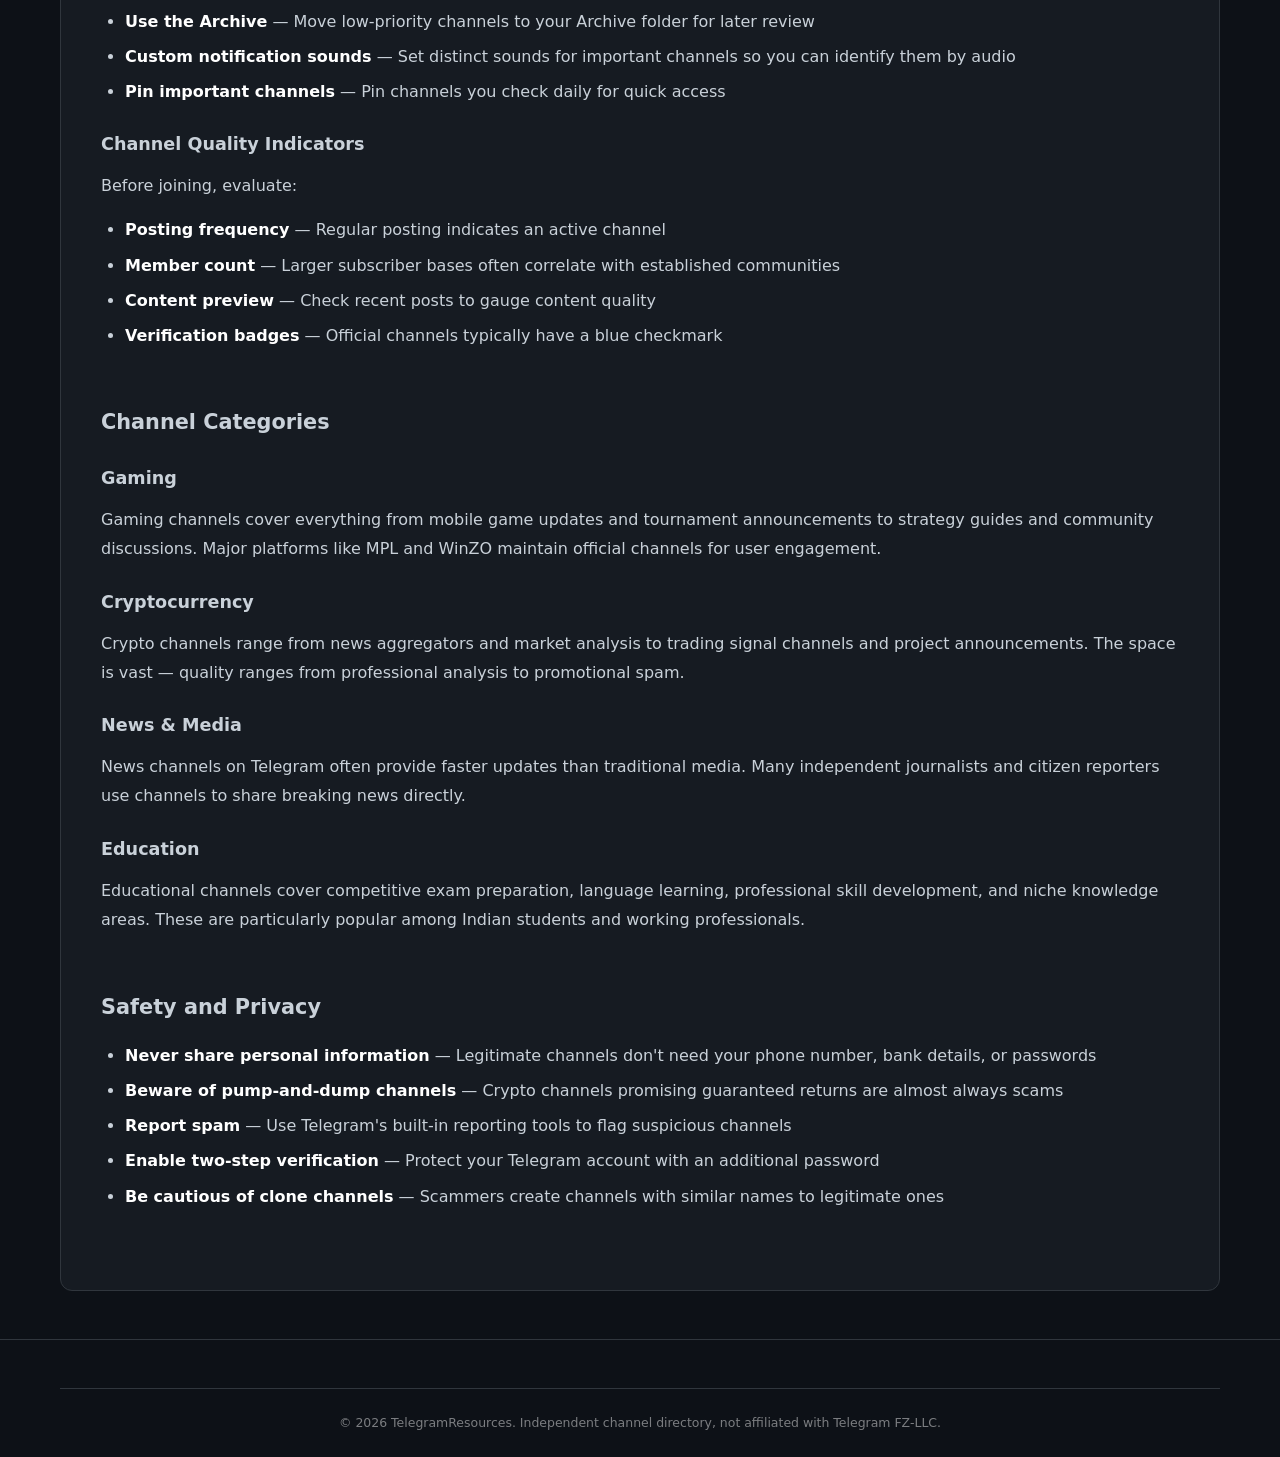
<file: guides/telegram-channel-guide-2026.html>
<!DOCTYPE html>
<html lang="en">
<head>
    <meta charset="UTF-8">
    <meta name="viewport" content="width=device-width, initial-scale=1.0">
    <title>Telegram Channel Guide 2026 — How to Find, Join & Use Channels Effectively</title>
    <meta name="description" content="Complete Telegram channel guide 2026. How to discover channels, join communities, manage notifications, and use Telegram channels for gaming, crypto, news, and more.">
    <link rel="canonical" href="https://rankmygame.pages.dev/guides/telegram-channel-guide-2026.html">
    <link rel="stylesheet" href="../styles.css">
</head>
<body>
    <header class="site-header">
        <div class="container">
            <nav class="main-nav">
                <a href="../" class="logo">TelegramResources</a>
                <ul class="nav-links">
                    <li><a href="../#gaming">Gaming</a></li>
                    <li><a href="../#crypto">Crypto</a></li>
                    <li><a href="../#news">News</a></li>
                    <li><a href="../#education">Education</a></li>
                    <li><a href="https://letstg.com">letstg.com</a></li>
                </ul>
            </nav>
        </div>
    </header>

    <main class="article-main">
        <div class="container">
            <div class="review-article">
                <header class="article-header">
                    <div class="article-meta-top">
                        <span class="ch-badge" style="background:var(--accent);color:#fff;font-size:.7rem;font-weight:700;padding:.2rem .5rem;border-radius:4px">GUIDE</span>
                        <span style="font-size:.8rem;color:var(--text-light)">Updated: April 2026</span>
                    </div>
                    <h1>Telegram Channel Guide 2026 — How to Find, Join & Use Channels Effectively</h1>
                    <p class="article-intro">Everything you need to know about Telegram channels. Discovery methods, joining best practices, notification management, and tips for getting the most out of channel communities.</p>
                </header>

                <section>
                    <h2>What Are Telegram Channels?</h2>
                    <p>Telegram channels are broadcast tools that allow administrators to send messages to unlimited subscribers. Unlike groups where everyone can participate in discussions, channels are designed for one-way communication — an administrator posts content, and subscribers receive it.</p>
                    <p>Channels serve as the primary broadcasting mechanism for gaming communities, news outlets, cryptocurrency analysts, educational resources, and niche interest groups. They function like email newsletters but with instant delivery and media-rich content.</p>
                </section>

                <section>
                    <h2>Finding Quality Telegram Channels</h2>
                    <h3>Directory Sites</h3>
                    <p>The easiest way to find curated channel lists is through directory sites like <a href="https://letstg.com">letstg.com</a>, which aggregates channels by category and provides community metrics.</p>

                    <h3>Search Within Telegram</h3>
                    <p>Telegram's built-in search allows you to find channels by name. Use specific keywords related to your interests — gaming, crypto, news, education — combined with terms like "India" or "Chinese" for regional content.</p>

                    <h3>Recommendations</h3>
                    <p>Ask in existing communities you're part of for channel recommendations. Gaming community members often share their favorite Telegram resources, and crypto traders frequently recommend analysis channels.</p>

                    <h3>Social Media Discovery</h3>
                    <p>Twitter/X, Reddit communities, and Discord servers often link to Telegram channels as part of their community ecosystem. Following accounts in your areas of interest on social media can lead to channel discovery.</p>
                </section>

                <section>
                    <h2>Joining and Managing Channels</h2>
                    <h3>Joining a Channel</h3>
                    <p>Channels can be joined via invite links (t.me/channelname) or through directory sites. Simply tap "Join" and the channel's posts will start appearing in your Telegram feed.</p>

                    <h3>Notification Management</h3>
                    <p>Active channels can generate significant notification volume. To manage this:</p>
                    <ul>
                        <li><strong>Mute individual channels</strong> — Right-click (or long-press) a channel and select "Mute" to receive posts silently</li>
                        <li><strong>Use the Archive</strong> — Move low-priority channels to your Archive folder for later review</li>
                        <li><strong>Custom notification sounds</strong> — Set distinct sounds for important channels so you can identify them by audio</li>
                        <li><strong>Pin important channels</strong> — Pin channels you check daily for quick access</li>
                    </ul>

                    <h3>Channel Quality Indicators</h3>
                    <p>Before joining, evaluate:</p>
                    <ul>
                        <li><strong>Posting frequency</strong> — Regular posting indicates an active channel</li>
                        <li><strong>Member count</strong> — Larger subscriber bases often correlate with established communities</li>
                        <li><strong>Content preview</strong> — Check recent posts to gauge content quality</li>
                        <li><strong>Verification badges</strong> — Official channels typically have a blue checkmark</li>
                    </ul>
                </section>

                <section>
                    <h2>Channel Categories</h2>
                    <h3>Gaming</h3>
                    <p>Gaming channels cover everything from mobile game updates and tournament announcements to strategy guides and community discussions. Major platforms like MPL and WinZO maintain official channels for user engagement.</p>

                    <h3>Cryptocurrency</h3>
                    <p>Crypto channels range from news aggregators and market analysis to trading signal channels and project announcements. The space is vast — quality ranges from professional analysis to promotional spam.</p>

                    <h3>News & Media</h3>
                    <p>News channels on Telegram often provide faster updates than traditional media. Many independent journalists and citizen reporters use channels to share breaking news directly.</p>

                    <h3>Education</h3>
                    <p>Educational channels cover competitive exam preparation, language learning, professional skill development, and niche knowledge areas. These are particularly popular among Indian students and working professionals.</p>
                </section>

                <section>
                    <h2>Safety and Privacy</h2>
                    <ul>
                        <li><strong>Never share personal information</strong> — Legitimate channels don't need your phone number, bank details, or passwords</li>
                        <li><strong>Beware of pump-and-dump channels</strong> — Crypto channels promising guaranteed returns are almost always scams</li>
                        <li><strong>Report spam</strong> — Use Telegram's built-in reporting tools to flag suspicious channels</li>
                        <li><strong>Enable two-step verification</strong> — Protect your Telegram account with an additional password</li>
                        <li><strong>Be cautious of clone channels</strong> — Scammers create channels with similar names to legitimate ones</li>
                    </ul>
                </section>
            </div>
        </div>
    </main>

    <footer class="site-footer">
        <div class="container">
            <div class="footer-bottom">
                <p>© 2026 TelegramResources. Independent channel directory, not affiliated with Telegram FZ-LLC.</p>
            </div>
        </div>
    </footer>
</body>
</html>
</file>
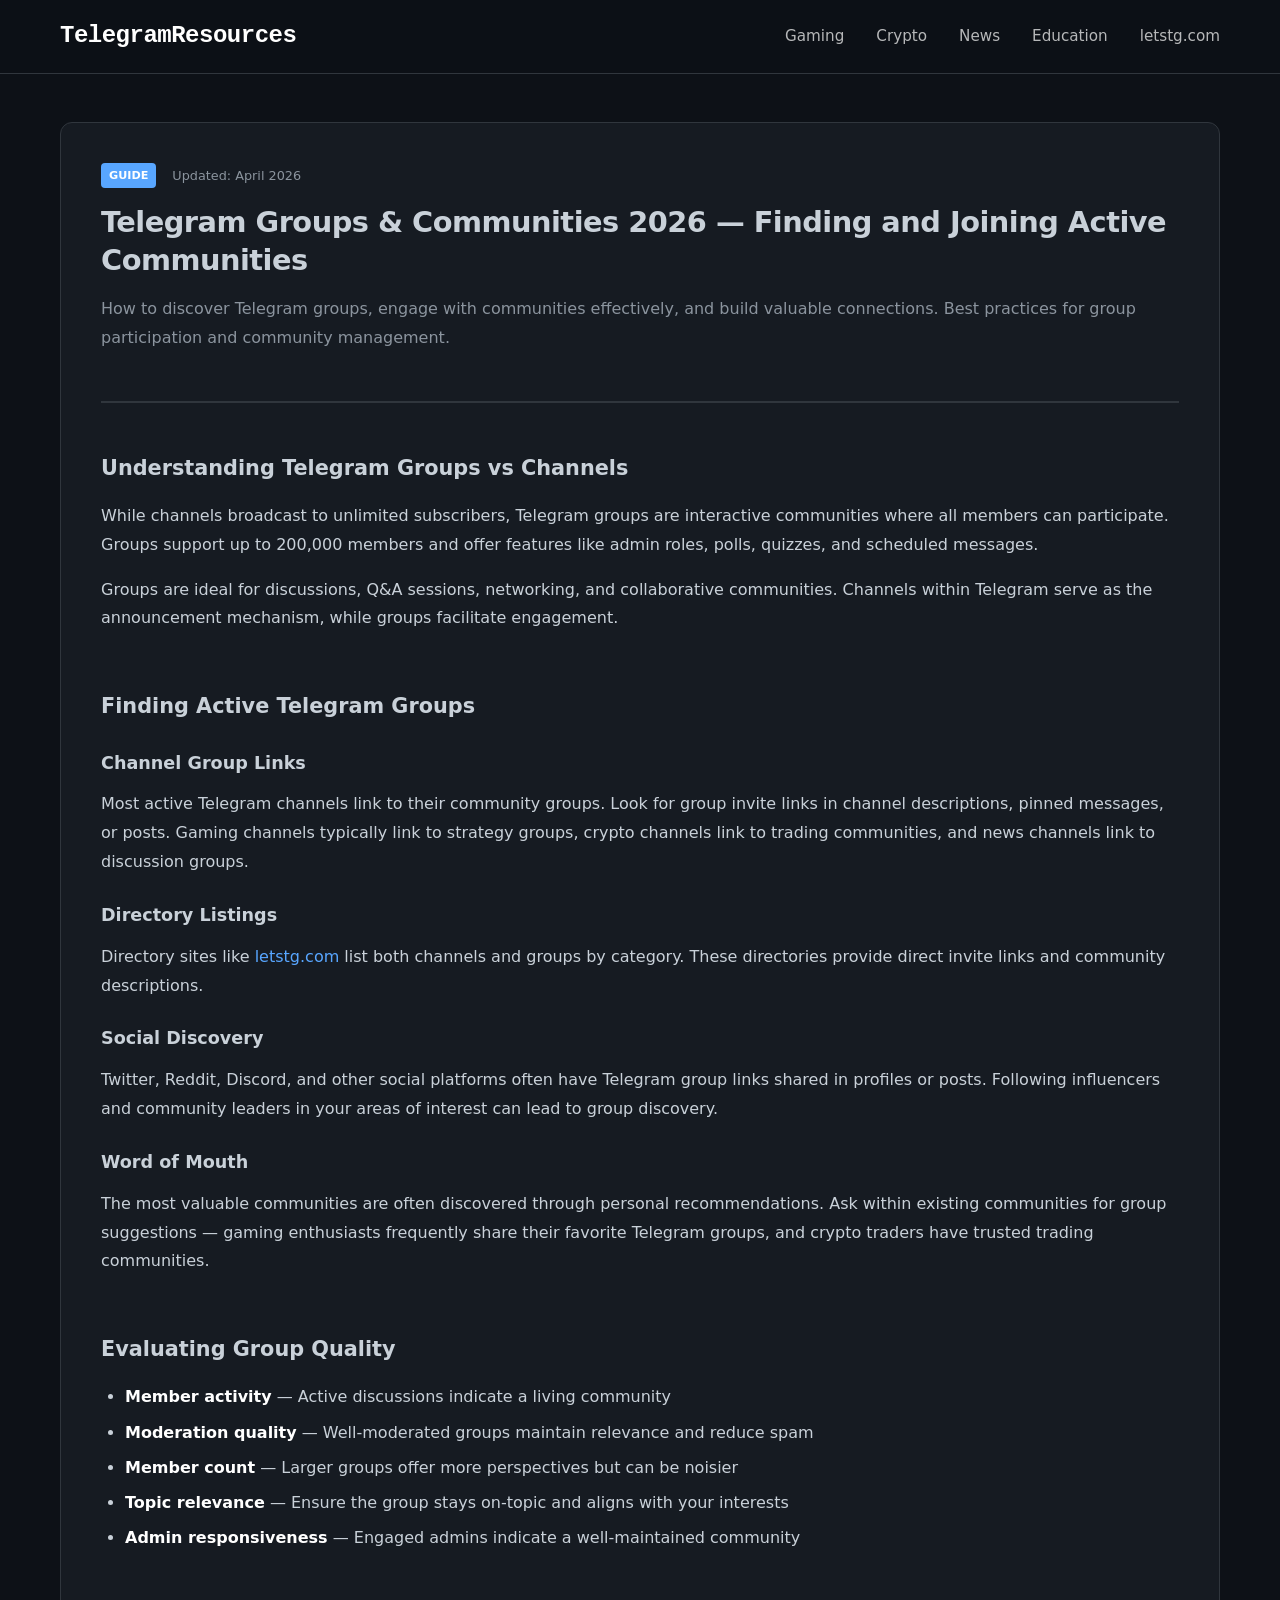
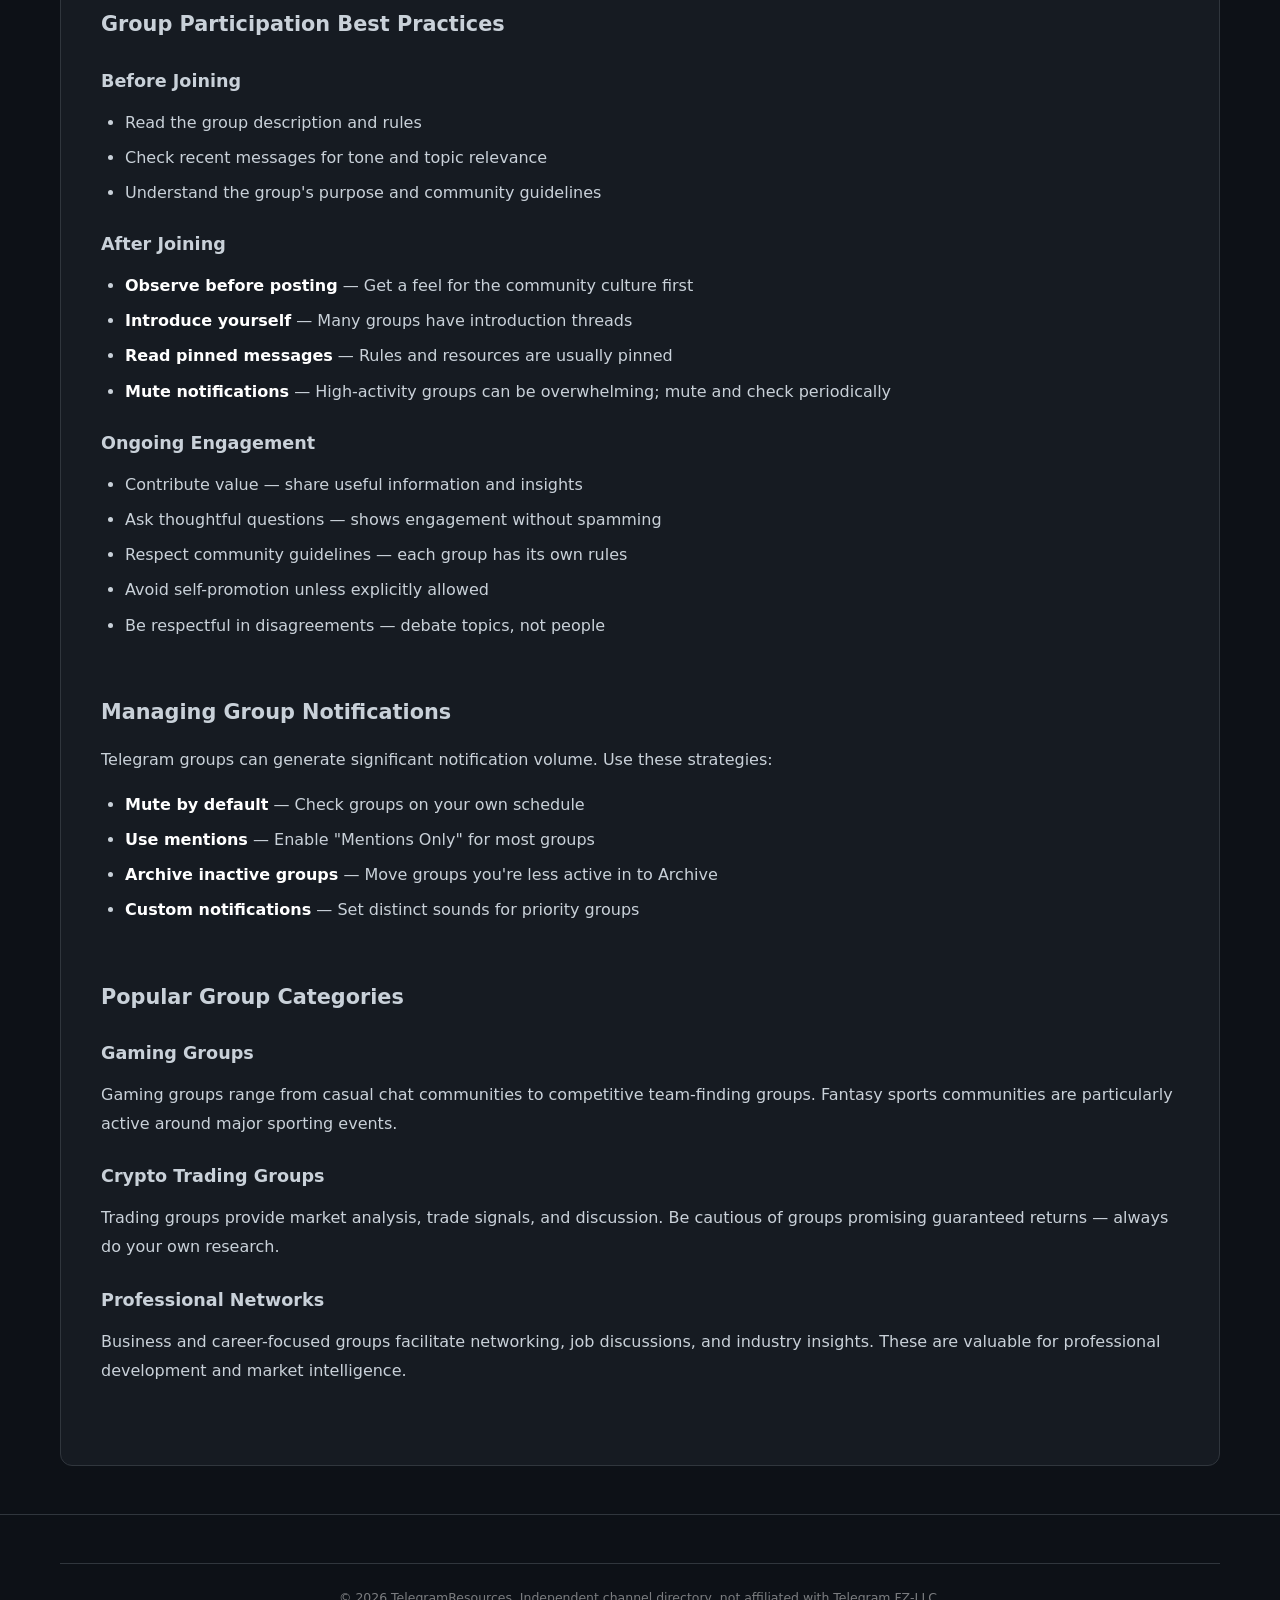
<file: guides/telegram-groups-communities-2026.html>
<!DOCTYPE html>
<html lang="en">
<head>
    <meta charset="UTF-8">
    <meta name="viewport" content="width=device-width, initial-scale=1.0">
    <title>Telegram Groups & Communities 2026 — How to Find and Join Active Communities</title>
    <meta name="description" content="Guide to Telegram groups and communities 2026. How to find active groups, participate effectively, manage notifications, and build valuable connections on Telegram.">
    <link rel="canonical" href="https://rankmygame.pages.dev/guides/telegram-groups-communities-2026.html">
    <link rel="stylesheet" href="../styles.css">
</head>
<body>
    <header class="site-header">
        <div class="container">
            <nav class="main-nav">
                <a href="../" class="logo">TelegramResources</a>
                <ul class="nav-links">
                    <li><a href="../#gaming">Gaming</a></li>
                    <li><a href="../#crypto">Crypto</a></li>
                    <li><a href="../#news">News</a></li>
                    <li><a href="../#education">Education</a></li>
                    <li><a href="https://letstg.com">letstg.com</a></li>
                </ul>
            </nav>
        </div>
    </header>

    <main class="article-main">
        <div class="container">
            <div class="review-article">
                <header class="article-header">
                    <div class="article-meta-top">
                        <span class="ch-badge" style="background:var(--accent);color:#fff;font-size:.7rem;font-weight:700;padding:.2rem .5rem;border-radius:4px">GUIDE</span>
                        <span style="font-size:.8rem;color:var(--text-light)">Updated: April 2026</span>
                    </div>
                    <h1>Telegram Groups & Communities 2026 — Finding and Joining Active Communities</h1>
                    <p class="article-intro">How to discover Telegram groups, engage with communities effectively, and build valuable connections. Best practices for group participation and community management.</p>
                </header>

                <section>
                    <h2>Understanding Telegram Groups vs Channels</h2>
                    <p>While channels broadcast to unlimited subscribers, Telegram groups are interactive communities where all members can participate. Groups support up to 200,000 members and offer features like admin roles, polls, quizzes, and scheduled messages.</p>
                    <p>Groups are ideal for discussions, Q&A sessions, networking, and collaborative communities. Channels within Telegram serve as the announcement mechanism, while groups facilitate engagement.</p>
                </section>

                <section>
                    <h2>Finding Active Telegram Groups</h2>
                    <h3>Channel Group Links</h3>
                    <p>Most active Telegram channels link to their community groups. Look for group invite links in channel descriptions, pinned messages, or posts. Gaming channels typically link to strategy groups, crypto channels link to trading communities, and news channels link to discussion groups.</p>

                    <h3>Directory Listings</h3>
                    <p>Directory sites like <a href="https://letstg.com">letstg.com</a> list both channels and groups by category. These directories provide direct invite links and community descriptions.</p>

                    <h3>Social Discovery</h3>
                    <p>Twitter, Reddit, Discord, and other social platforms often have Telegram group links shared in profiles or posts. Following influencers and community leaders in your areas of interest can lead to group discovery.</p>

                    <h3>Word of Mouth</h3>
                    <p>The most valuable communities are often discovered through personal recommendations. Ask within existing communities for group suggestions — gaming enthusiasts frequently share their favorite Telegram groups, and crypto traders have trusted trading communities.</p>
                </section>

                <section>
                    <h2>Evaluating Group Quality</h2>
                    <ul>
                        <li><strong>Member activity</strong> — Active discussions indicate a living community</li>
                        <li><strong>Moderation quality</strong> — Well-moderated groups maintain relevance and reduce spam</li>
                        <li><strong>Member count</strong> — Larger groups offer more perspectives but can be noisier</li>
                        <li><strong>Topic relevance</strong> — Ensure the group stays on-topic and aligns with your interests</li>
                        <li><strong>Admin responsiveness</strong> — Engaged admins indicate a well-maintained community</li>
                    </ul>
                </section>

                <section>
                    <h2>Group Participation Best Practices</h2>
                    <h3>Before Joining</h3>
                    <ul>
                        <li>Read the group description and rules</li>
                        <li>Check recent messages for tone and topic relevance</li>
                        <li>Understand the group's purpose and community guidelines</li>
                    </ul>

                    <h3>After Joining</h3>
                    <ul>
                        <li><strong>Observe before posting</strong> — Get a feel for the community culture first</li>
                        <li><strong>Introduce yourself</strong> — Many groups have introduction threads</li>
                        <li><strong>Read pinned messages</strong> — Rules and resources are usually pinned</li>
                        <li><strong>Mute notifications</strong> — High-activity groups can be overwhelming; mute and check periodically</li>
                    </ul>

                    <h3>Ongoing Engagement</h3>
                    <ul>
                        <li>Contribute value — share useful information and insights</li>
                        <li>Ask thoughtful questions — shows engagement without spamming</li>
                        <li>Respect community guidelines — each group has its own rules</li>
                        <li>Avoid self-promotion unless explicitly allowed</li>
                        <li>Be respectful in disagreements — debate topics, not people</li>
                    </ul>
                </section>

                <section>
                    <h2>Managing Group Notifications</h2>
                    <p>Telegram groups can generate significant notification volume. Use these strategies:</p>
                    <ul>
                        <li><strong>Mute by default</strong> — Check groups on your own schedule</li>
                        <li><strong>Use mentions</strong> — Enable "Mentions Only" for most groups</li>
                        <li><strong>Archive inactive groups</strong> — Move groups you're less active in to Archive</li>
                        <li><strong>Custom notifications</strong> — Set distinct sounds for priority groups</li>
                    </ul>
                </section>

                <section>
                    <h2>Popular Group Categories</h2>
                    <h3>Gaming Groups</h3>
                    <p>Gaming groups range from casual chat communities to competitive team-finding groups. Fantasy sports communities are particularly active around major sporting events.</p>

                    <h3>Crypto Trading Groups</h3>
                    <p>Trading groups provide market analysis, trade signals, and discussion. Be cautious of groups promising guaranteed returns — always do your own research.</p>

                    <h3>Professional Networks</h3>
                    <p>Business and career-focused groups facilitate networking, job discussions, and industry insights. These are valuable for professional development and market intelligence.</p>
                </section>
            </div>
        </div>
    </main>

    <footer class="site-footer">
        <div class="container">
            <div class="footer-bottom">
                <p>© 2026 TelegramResources. Independent channel directory, not affiliated with Telegram FZ-LLC.</p>
            </div>
        </div>
    </footer>
</body>
</html>
</file>
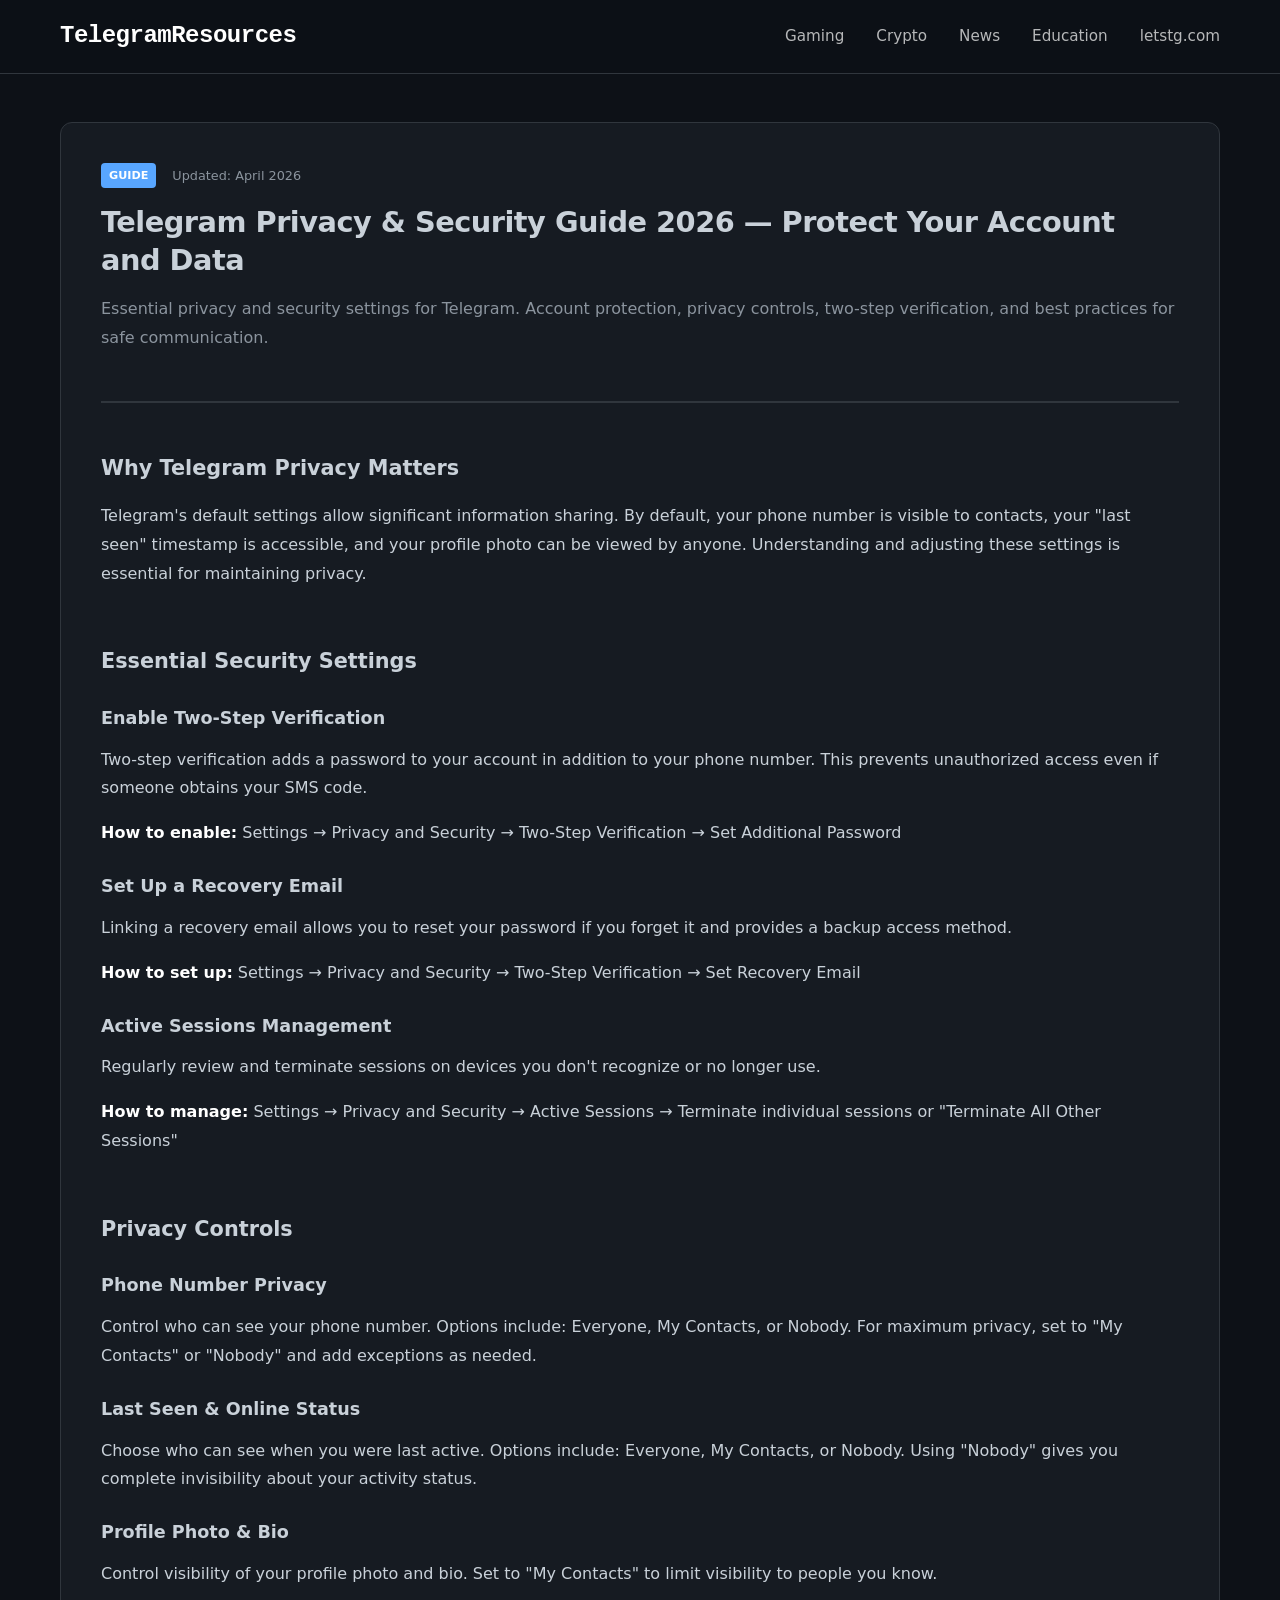
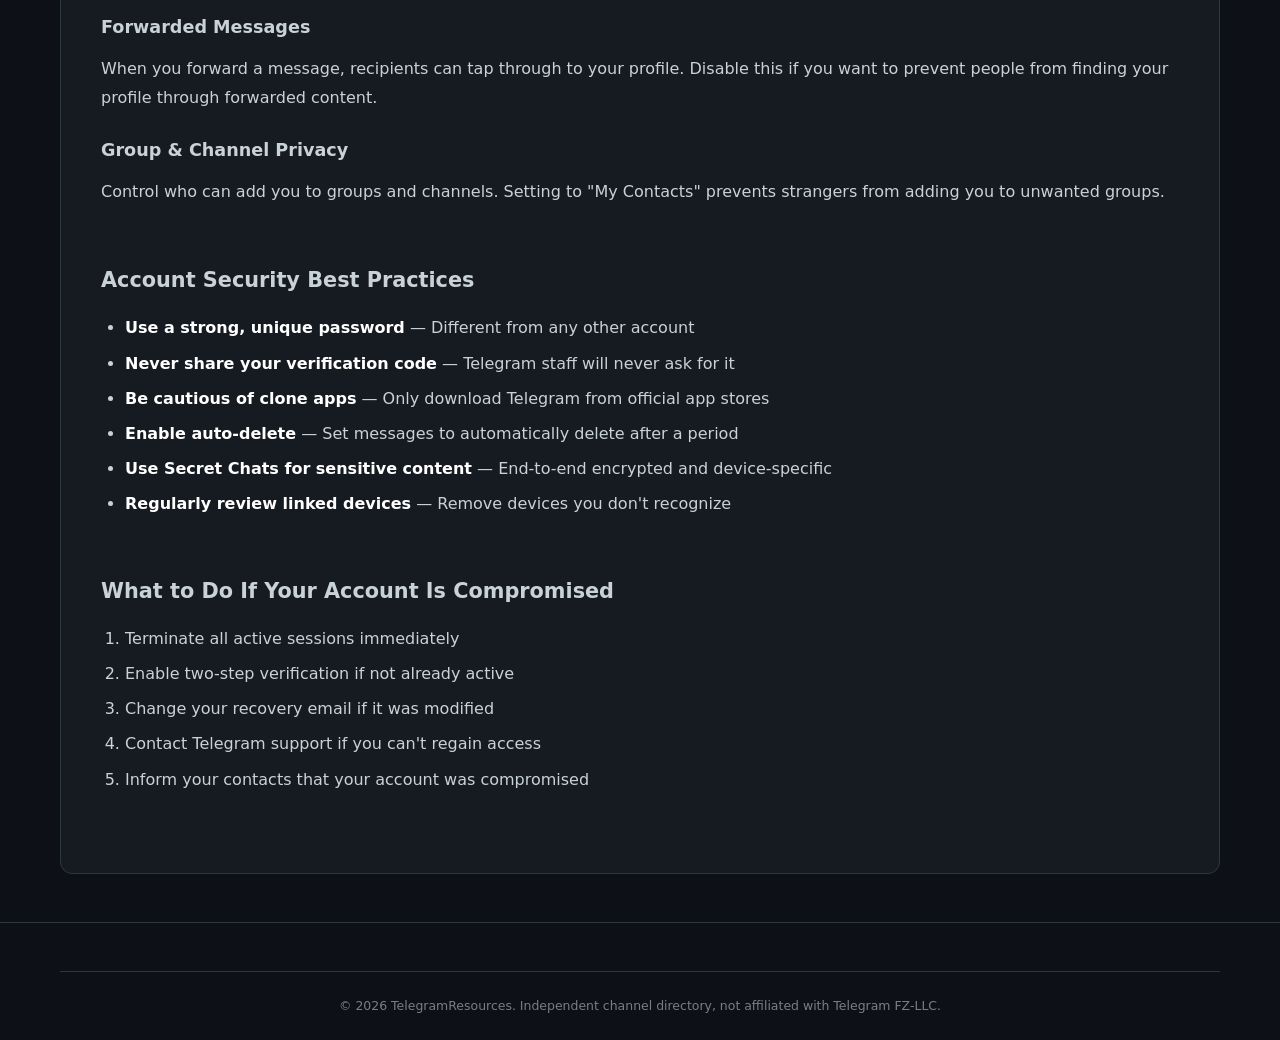
<file: guides/telegram-privacy-security-2026.html>
<!DOCTYPE html>
<html lang="en">
<head>
    <meta charset="UTF-8">
    <meta name="viewport" content="width=device-width, initial-scale=1.0">
    <title>Telegram Privacy & Security Guide 2026 — Protect Your Account and Data</title>
    <meta name="description" content="Telegram privacy and security guide 2026. Account protection, privacy settings, two-step verification, and best practices for staying safe on Telegram.">
    <link rel="canonical" href="https://rankmygame.pages.dev/guides/telegram-privacy-security-2026.html">
    <link rel="stylesheet" href="../styles.css">
</head>
<body>
    <header class="site-header">
        <div class="container">
            <nav class="main-nav">
                <a href="../" class="logo">TelegramResources</a>
                <ul class="nav-links">
                    <li><a href="../#gaming">Gaming</a></li>
                    <li><a href="../#crypto">Crypto</a></li>
                    <li><a href="../#news">News</a></li>
                    <li><a href="../#education">Education</a></li>
                    <li><a href="https://letstg.com">letstg.com</a></li>
                </ul>
            </nav>
        </div>
    </header>

    <main class="article-main">
        <div class="container">
            <div class="review-article">
                <header class="article-header">
                    <div class="article-meta-top">
                        <span class="ch-badge" style="background:var(--accent);color:#fff;font-size:.7rem;font-weight:700;padding:.2rem .5rem;border-radius:4px">GUIDE</span>
                        <span style="font-size:.8rem;color:var(--text-light)">Updated: April 2026</span>
                    </div>
                    <h1>Telegram Privacy & Security Guide 2026 — Protect Your Account and Data</h1>
                    <p class="article-intro">Essential privacy and security settings for Telegram. Account protection, privacy controls, two-step verification, and best practices for safe communication.</p>
                </header>

                <section>
                    <h2>Why Telegram Privacy Matters</h2>
                    <p>Telegram's default settings allow significant information sharing. By default, your phone number is visible to contacts, your "last seen" timestamp is accessible, and your profile photo can be viewed by anyone. Understanding and adjusting these settings is essential for maintaining privacy.</p>
                </section>

                <section>
                    <h2>Essential Security Settings</h2>

                    <h3>Enable Two-Step Verification</h3>
                    <p>Two-step verification adds a password to your account in addition to your phone number. This prevents unauthorized access even if someone obtains your SMS code.</p>
                    <p><strong>How to enable:</strong> Settings → Privacy and Security → Two-Step Verification → Set Additional Password</p>

                    <h3>Set Up a Recovery Email</h3>
                    <p>Linking a recovery email allows you to reset your password if you forget it and provides a backup access method.</p>
                    <p><strong>How to set up:</strong> Settings → Privacy and Security → Two-Step Verification → Set Recovery Email</p>

                    <h3>Active Sessions Management</h3>
                    <p>Regularly review and terminate sessions on devices you don't recognize or no longer use.</p>
                    <p><strong>How to manage:</strong> Settings → Privacy and Security → Active Sessions → Terminate individual sessions or "Terminate All Other Sessions"</p>
                </section>

                <section>
                    <h2>Privacy Controls</h2>

                    <h3>Phone Number Privacy</h3>
                    <p>Control who can see your phone number. Options include: Everyone, My Contacts, or Nobody. For maximum privacy, set to "My Contacts" or "Nobody" and add exceptions as needed.</p>

                    <h3>Last Seen & Online Status</h3>
                    <p>Choose who can see when you were last active. Options include: Everyone, My Contacts, or Nobody. Using "Nobody" gives you complete invisibility about your activity status.</p>

                    <h3>Profile Photo & Bio</h3>
                    <p>Control visibility of your profile photo and bio. Set to "My Contacts" to limit visibility to people you know.</p>

                    <h3>Forwarded Messages</h3>
                    <p>When you forward a message, recipients can tap through to your profile. Disable this if you want to prevent people from finding your profile through forwarded content.</p>

                    <h3>Group & Channel Privacy</h3>
                    <p>Control who can add you to groups and channels. Setting to "My Contacts" prevents strangers from adding you to unwanted groups.</p>
                </section>

                <section>
                    <h2>Account Security Best Practices</h2>
                    <ul>
                        <li><strong>Use a strong, unique password</strong> — Different from any other account</li>
                        <li><strong>Never share your verification code</strong> — Telegram staff will never ask for it</li>
                        <li><strong>Be cautious of clone apps</strong> — Only download Telegram from official app stores</li>
                        <li><strong>Enable auto-delete</strong> — Set messages to automatically delete after a period</li>
                        <li><strong>Use Secret Chats for sensitive content</strong> — End-to-end encrypted and device-specific</li>
                        <li><strong>Regularly review linked devices</strong> — Remove devices you don't recognize</li>
                    </ul>
                </section>

                <section>
                    <h2>What to Do If Your Account Is Compromised</h2>
                    <ol>
                        <li>Terminate all active sessions immediately</li>
                        <li>Enable two-step verification if not already active</li>
                        <li>Change your recovery email if it was modified</li>
                        <li>Contact Telegram support if you can't regain access</li>
                        <li>Inform your contacts that your account was compromised</li>
                    </ol>
                </section>
            </div>
        </div>
    </main>

    <footer class="site-footer">
        <div class="container">
            <div class="footer-bottom">
                <p>© 2026 TelegramResources. Independent channel directory, not affiliated with Telegram FZ-LLC.</p>
            </div>
        </div>
    </footer>
</body>
</html>
</file>
<file: styles.css>
*,*::before,*::after{box-sizing:border-box;margin:0;padding:0}
:root{--primary:#0d1117;--accent:#58a6ff;--accent2:#1f6feb;--bg:#0d1117;--card-bg:#161b22;--text:#c9d1d9;--text-light:#8b949e;--border:#30363d;--radius:12px;--shadow:0 4px 20px rgba(0,0,0,.4);--font:"Segoe UI",system-ui,-apple-system,sans-serif}
html{scroll-behavior:smooth}
body{font-family:var(--font);color:var(--text);line-height:1.7;background:var(--bg)}
a{color:var(--accent);text-decoration:none}
a:hover{text-decoration:underline}
img{max-width:100%;display:block}
.container{max-width:1200px;margin:0 auto;padding:0 20px}
.site-header{background:rgba(13,17,23,.95);color:#fff;padding:1rem 0;position:sticky;top:0;z-index:100;backdrop-filter:blur(10px);border-bottom:1px solid var(--border)}
.main-nav{display:flex;align-items:center;justify-content:space-between;flex-wrap:wrap}
.logo{font-size:1.5rem;font-weight:700;color:#fff;text-decoration:none;letter-spacing:-.5px;font-family:monospace}
.logo:hover{text-decoration:none;color:var(--accent)}
.nav-links{display:flex;list-style:none;gap:2rem;flex-wrap:wrap}
.nav-links a{color:rgba(255,255,255,.7);font-size:.95rem;transition:color .2s}
.nav-links a:hover{color:#fff;text-decoration:none}
.hero{background:linear-gradient(135deg,var(--primary) 0%,#0d2137 100%);color:#fff;text-align:center;padding:5rem 0 4rem;border-bottom:1px solid var(--border)}
.hero h1{font-size:2.6rem;font-weight:800;line-height:1.2;margin-bottom:1rem;letter-spacing:-1px}
.hero-sub{font-size:1.1rem;opacity:.8;max-width:700px;margin:0 auto 2.5rem;line-height:1.8}
.hero-stats{display:flex;justify-content:center;gap:3rem;flex-wrap:wrap}
.stat{text-align:center}
.stat-number{font-size:2.5rem;font-weight:800;display:block;color:var(--accent)}
.stat-label{font-size:.85rem;opacity:.6;text-transform:uppercase;letter-spacing:1px}
.section{padding:4rem 0;border-bottom:1px solid var(--border)}
.section-title{font-size:1.8rem;font-weight:700;margin-bottom:.5rem;letter-spacing:-.5px}
.section-desc{color:var(--text-light);margin-bottom:2.5rem;font-size:1rem;max-width:700px}
.channel-grid{display:grid;grid-template-columns:repeat(auto-fill,minmax(320px,1fr));gap:1.25rem;margin-bottom:2rem}
.channel-card{background:var(--card-bg);border-radius:var(--radius);padding:1.5rem;border:1px solid var(--border);transition:border-color .2s,transform .2s}
.channel-card:hover{border-color:var(--accent);transform:translateY(-3px)}
.ch-header{display:flex;justify-content:space-between;align-items:center;margin-bottom:.75rem}
.ch-members{font-size:.8rem;color:var(--text-light);font-weight:600}
.ch-badge{font-size:.65rem;padding:.15rem .5rem;border-radius:4px;font-weight:700;text-transform:uppercase}
.ch-badge.hot{background:#f85149;color:#fff}
.ch-badge.verified{background:var(--accent);color:#fff}
.channel-card h3{font-size:1rem;margin-bottom:.5rem;line-height:1.4;letter-spacing:-.2px}
.ch-desc{color:var(--text-light);font-size:.85rem;margin-bottom:1rem;line-height:1.6}
.ch-meta{display:flex;align-items:center;gap:.75rem;flex-wrap:wrap}
.ch-country{font-size:.7rem;background:var(--accent2);color:#fff;padding:.15rem .4rem;border-radius:3px;font-weight:600}
.ch-cat{font-size:.75rem;color:var(--text-light);padding:.15rem 0}
.ch-activity{font-size:.72rem;color:var(--accent);margin-left:auto}
.section-cta{background:var(--card-bg);border-radius:var(--radius);padding:1.25rem;border:1px solid var(--border)}
.section-cta p{color:var(--text-light);font-size:.9rem}
.tips-grid{display:grid;grid-template-columns:repeat(auto-fill,minmax(250px,1fr));gap:1.25rem}
.tip-card{background:var(--card-bg);border-radius:var(--radius);padding:1.5rem;border:1px solid var(--border)}
.tip-icon{font-size:1.75rem;margin-bottom:.75rem}
.tip-card h3{font-size:1rem;margin-bottom:.5rem}
.tip-card p{color:var(--text-light);font-size:.85rem;line-height:1.6}
.category-list{display:flex;flex-wrap:wrap;gap:.75rem}
.cat-pill{display:inline-block;padding:.5rem 1.25rem;background:var(--card-bg);border:1px solid var(--border);border-radius:50px;font-size:.88rem;font-weight:500;transition:border-color .2s,background .2s}
.cat-pill:hover{border-color:var(--accent);background:rgba(88,166,255,.08);text-decoration:none;color:var(--accent)}
.cat-pill.cat-external{border-color:var(--accent);color:var(--accent)}
.site-footer{background:var(--primary);color:#fff;padding:3rem 0 1.5rem;border-top:1px solid var(--border)}
.footer-content{display:grid;grid-template-columns:2fr 1fr 1fr 1fr;gap:2rem;margin-bottom:2rem}
.footer-logo{font-size:1.4rem;font-weight:700;color:#fff;text-decoration:none;display:block;margin-bottom:.75rem;font-family:monospace}
.footer-brand p{font-size:.85rem;opacity:.6;line-height:1.6}
.footer-links h4{font-size:.9rem;margin-bottom:.75rem;text-transform:uppercase;letter-spacing:1px;opacity:.5}
.footer-links ul{list-style:none;display:flex;flex-direction:column;gap:.4rem}
.footer-links a{color:rgba(255,255,255,.7);font-size:.88rem;transition:color .2s}
.footer-links a:hover{color:#fff;text-decoration:none}
.footer-bottom{border-top:1px solid var(--border);padding-top:1.5rem;text-align:center}
.footer-bottom p{font-size:.78rem;opacity:.45;line-height:1.6}
.article-main{padding:3rem 0}
.review-article{background:var(--card-bg);border-radius:var(--radius);padding:2.5rem;border:1px solid var(--border)}
.article-header{margin-bottom:2rem;padding-bottom:2rem;border-bottom:2px solid var(--border)}
.article-meta-top{display:flex;align-items:center;gap:1rem;margin-bottom:1rem}
.article-header h1{font-size:1.8rem;line-height:1.3;letter-spacing:-.5px;margin-bottom:1rem}
.article-intro{color:var(--text-light);font-size:1rem;line-height:1.7}
.review-article section{margin-bottom:2.5rem}
.review-article h2{font-size:1.3rem;margin-bottom:1rem;padding-top:1rem}
.review-article h3{font-size:1.1rem;margin:1.5rem 0 .75rem}
.review-article p{margin-bottom:1rem;line-height:1.8}
.review-article ul,.review-article ol{margin-bottom:1rem;padding-left:1.5rem}
.review-article li{margin-bottom:.5rem;line-height:1.7}
.review-article strong{color:#fff}
.resource-list{display:flex;flex-direction:column;gap:1rem}
.resource-item{display:flex;justify-content:space-between;align-items:center;padding:1rem 1.25rem;background:var(--card-bg);border-radius:var(--radius);border:1px solid var(--border);gap:1rem}
.resource-item:hover{border-color:var(--accent)}
.ri-info{flex:1}
.ri-info h3{font-size:.95rem;margin-bottom:.2rem}
.ri-info p{color:var(--text-light);font-size:.82rem;margin:0}
.ri-meta{display:flex;gap:.75rem;align-items:center;flex-shrink:0}
.ri-members{font-size:.78rem;color:var(--text-light);font-weight:600;white-space:nowrap}
.ri-link{background:var(--accent2);color:#fff;padding:.3rem .75rem;border-radius:6px;font-size:.8rem;font-weight:600;white-space:nowrap}
.ri-link:hover{background:var(--accent);text-decoration:none}
@media(max-width:768px){.hero h1{font-size:2rem}.hero-stats{gap:1.5rem}.section-title{font-size:1.5rem}.footer-content{grid-template-columns:1fr 1fr}.nav-links{gap:1rem;font-size:.85rem}}
@media(max-width:480px){.footer-content{grid-template-columns:1fr}.hero h1{font-size:1.6rem}.hero-stats{flex-direction:column;gap:1rem}.channel-grid{grid-template-columns:1fr}}
</file>
